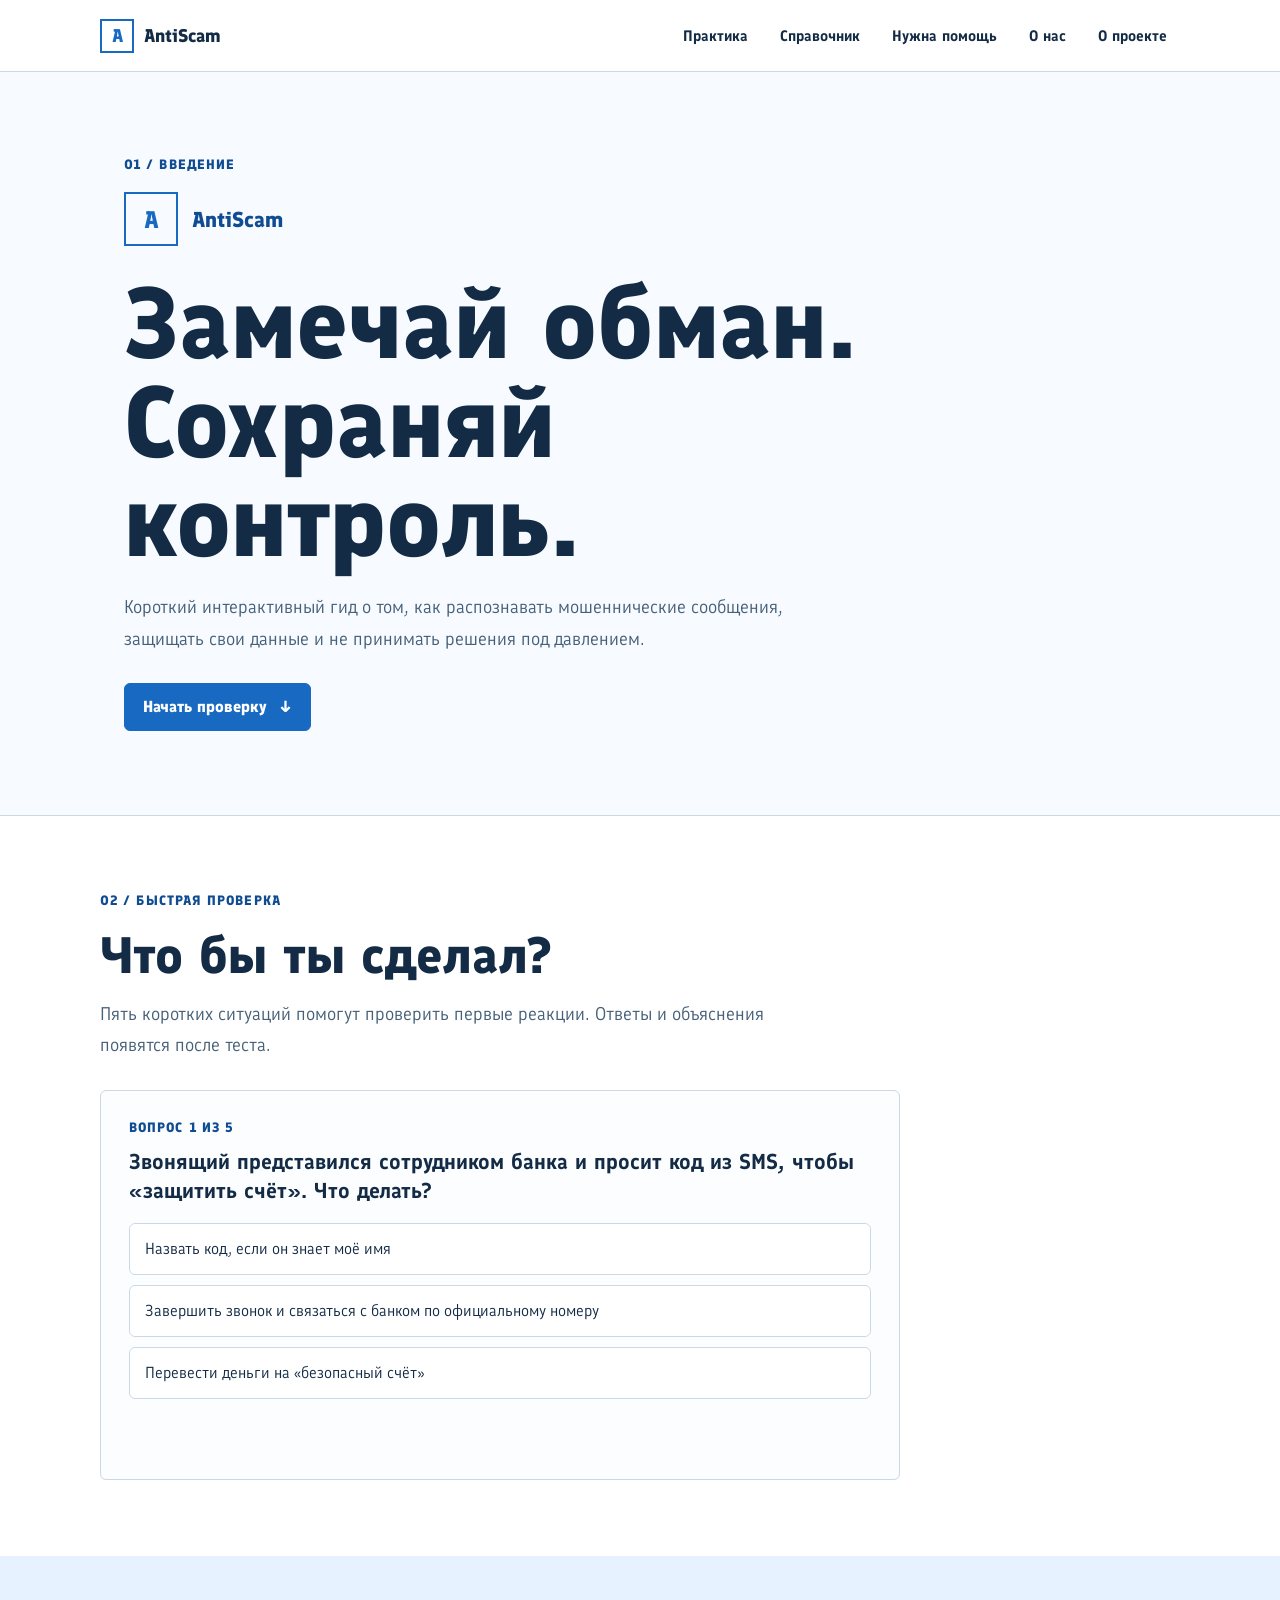
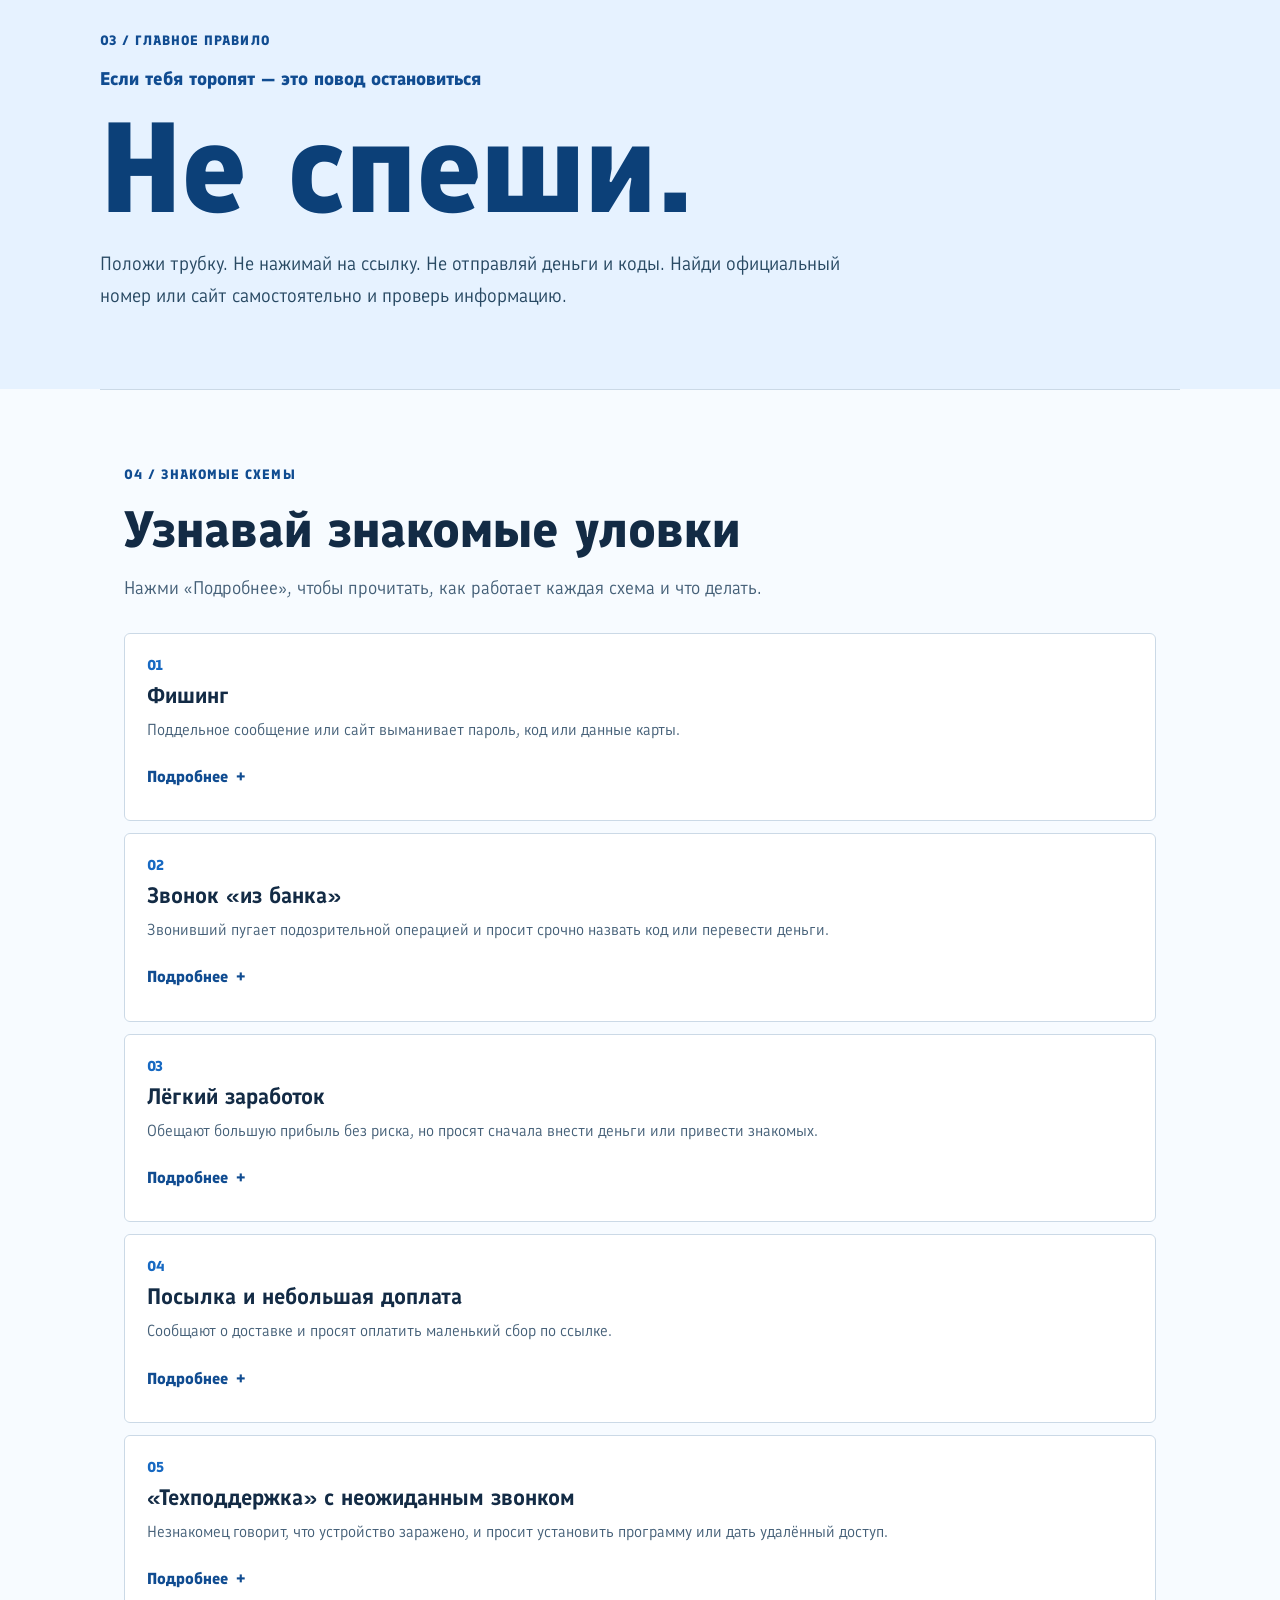
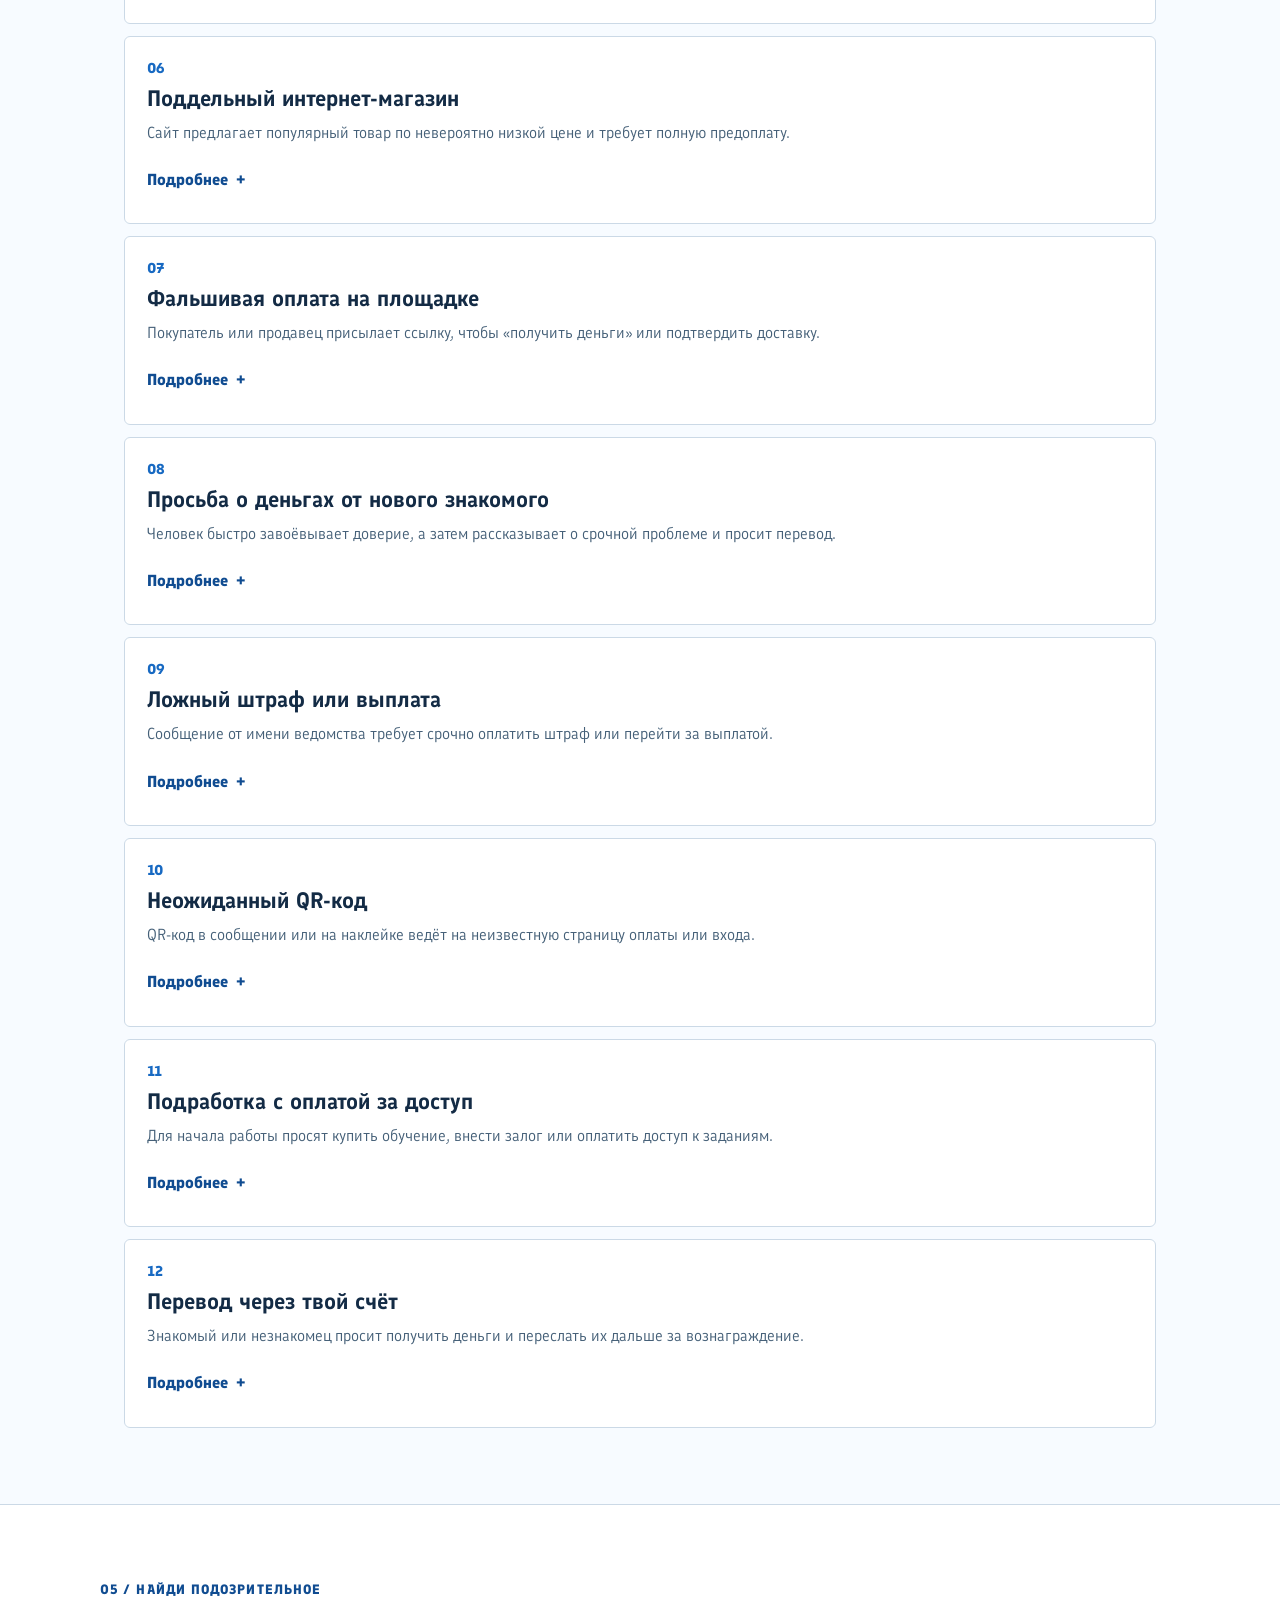
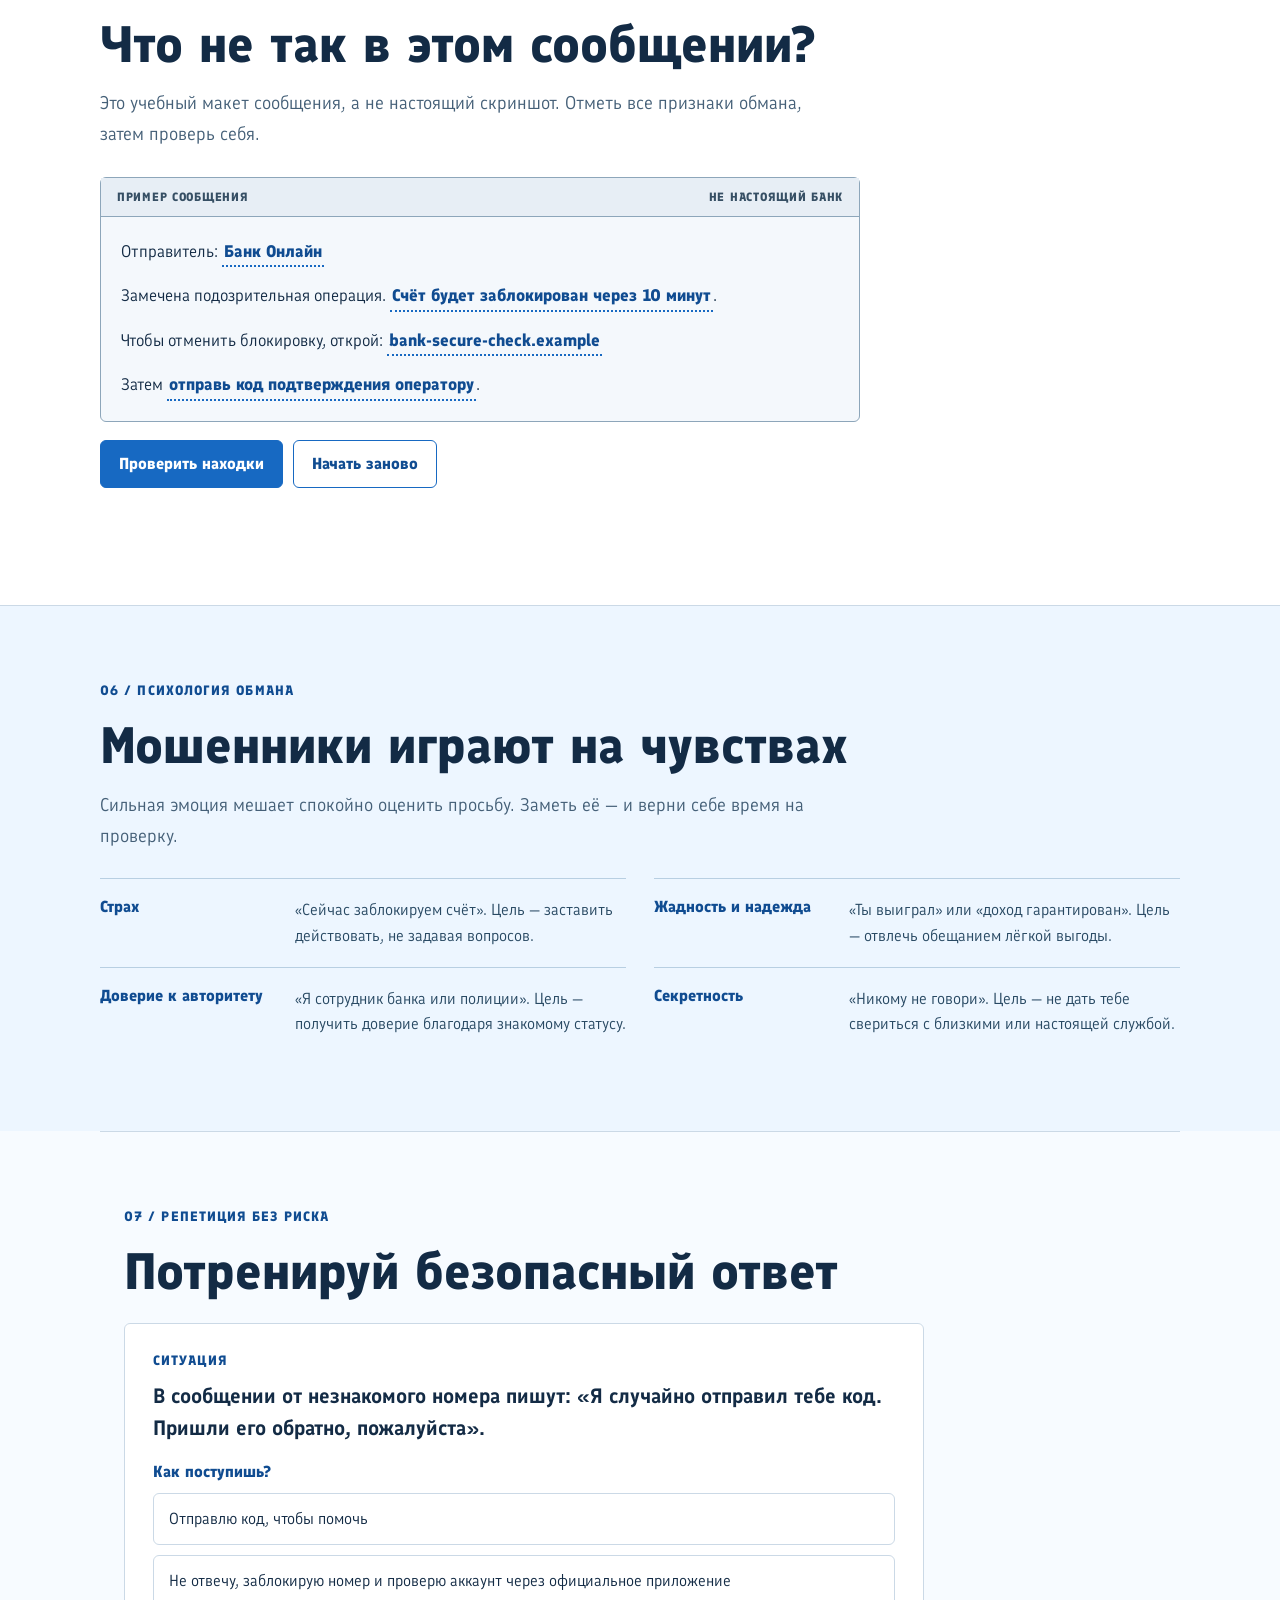
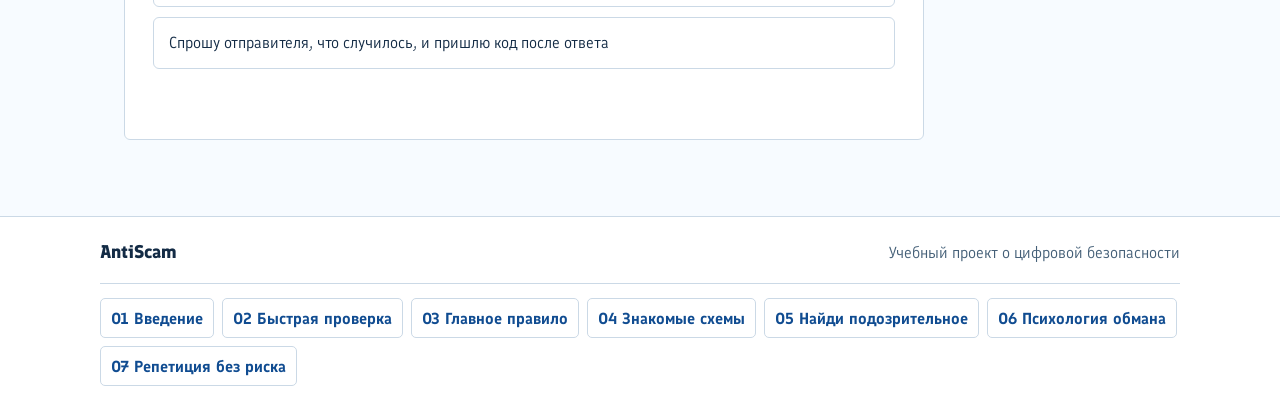
<file: index.html>
<!DOCTYPE html>
<html lang="ru">
<head>
    <meta charset="UTF-8">
    <meta name="viewport" content="width=device-width, initial-scale=1.0">
    <meta name="theme-color" content="#ffffff">
    <title>AntiScam — безопаснее в сети</title>
    <link rel="stylesheet" href="style.css">
    <link rel="shortcut icon" href="images/favicon.svg" type="image/x-icon">
</head>
<body class="home-page">
    <header class="site-header">
        <a class="brand" href="#intro" aria-label="AntiScam — в начало">
            <span class="brand-mark" aria-hidden="true">A</span>
            <span>AntiScam</span>
        </a>
        <nav class="site-nav" aria-label="Основная навигация">
            <a href="practice.html">Практика</a>
            <a href="handbook.html">Справочник</a>
            <a href="help.html">Нужна помощь</a>
            <a href="about.html">О нас</a>
            <a href="project.html">О проекте</a>
        </nav>
    </header>

    <main class="page-content">
        <section class="page-section intro-section" id="intro" aria-labelledby="intro-title">
            <p class="section-index">01 / Введение</p>
            <div class="intro-brand" aria-label="Логотип AntiScam">
                <span class="intro-mark" aria-hidden="true">A</span>
                <span>AntiScam</span>
            </div>
            <h1 id="intro-title">Замечай обман.<br>Сохраняй контроль.</h1>
            <p class="section-lead">Короткий интерактивный гид о том, как распознавать мошеннические сообщения, защищать свои данные и не принимать решения под давлением.</p>
            <a class="button button-primary" href="#quick-check">Начать проверку <span aria-hidden="true">↓</span></a>
        </section>

        <section class="page-section quick-check-section" id="quick-check" aria-labelledby="quick-check-title">
            <p class="section-index">02 / Быстрая проверка</p>
            <h2 id="quick-check-title">Что бы ты сделал?</h2>
            <p class="section-intro">Пять коротких ситуаций помогут проверить первые реакции. Ответы и объяснения появятся после теста.</p>
            <div class="quiz-panel" id="quick-quiz" data-quiz-run="intro" data-feedback-mode="after">
                <div class="quiz-form" id="quick-form">
                    <p class="quiz-count" id="quick-count">Вопрос 1 из 5</p>
                    <h3 class="quiz-question" id="quick-question"></h3>
                    <div class="quiz-options" id="quick-options"></div>
                    <p class="quiz-feedback" id="quick-feedback" role="status" aria-live="polite"></p>
                    <div class="quiz-controls">
                        <button class="button button-primary" id="quick-next" type="button" hidden>Дальше</button>
                        <button class="button button-quiet" id="quick-open-result" type="button" hidden>Показать результат</button>
                    </div>
                </div>
                <section class="quiz-review" id="quick-review" aria-label="Разбор ответов" hidden>
                    <h3 class="quiz-review-heading">Разбор ответов</h3>
                    <div class="review-navigation" id="review-nav" role="group" aria-label="Выбрать вопрос"></div>
                    <h3 class="review-question-title" id="review-question-title"></h3>
                    <div class="review-options" id="review-options"></div>
                    <p class="review-explanation" id="review-explanation"></p>
                    <button class="button button-quiet" id="close-review" type="button">Вернуться к результату</button>
                </section>
                <dialog class="quiz-result-dialog" id="quick-result" aria-labelledby="result-title">
                    <button class="result-close" type="button" aria-label="Закрыть результат">×</button>
                    <div class="quiz-result" id="result-card">
                        <span class="result-icon" id="result-icon" aria-hidden="true"></span>
                        <div class="result-copy">
                            <h3 id="result-title"></h3>
                            <p id="result-message"></p>
                            <p class="result-score" id="result-score"></p>
                        </div>
                        <div class="result-actions">
                            <button class="button button-primary" id="show-answers" type="button">Показать ответы</button>
                            <button class="button button-quiet" id="retry-quiz" type="button">Пройти ещё раз</button>
                        </div>
                    </div>
                </dialog>
            </div>
        </section>

        <section class="page-section rule-section" id="rule" aria-labelledby="rule-title">
            <p class="section-index">03 / Главное правило</p>
            <p class="rule-eyebrow">Если тебя торопят — это повод остановиться</p>
            <h2 id="rule-title">Не спеши.</h2>
            <p>Положи трубку. Не нажимай на ссылку. Не отправляй деньги и коды. Найди официальный номер или сайт самостоятельно и проверь информацию.</p>
        </section>

        <section class="page-section schemes-section" id="schemes" aria-labelledby="schemes-title">
            <p class="section-index">04 / Знакомые схемы</p>
            <h2 id="schemes-title">Узнавай знакомые уловки</h2>
            <p class="section-intro">Нажми «Подробнее», чтобы прочитать, как работает каждая схема и что делать.</p>
            <div class="scheme-grid">
                <article class="scheme-card">
                    <p class="scheme-number">01</p>
                    <h3>Фишинг</h3>
                    <p>Поддельное сообщение или сайт выманивает пароль, код или данные карты.</p>
                    <details class="scheme-details">
                        <summary class="text-button">Подробнее <span aria-hidden="true">+</span></summary>
                        <div class="details-body">
                            <p>Мошенник выдаёт себя за известную компанию и ведёт на поддельную страницу входа.</p>
                            <p><strong>Как защититься:</strong> не открывай неожиданные ссылки; зайди в сервис через официальное приложение и проверь адрес сайта.</p>
                        </div>
                    </details>
                </article>
                <article class="scheme-card">
                    <p class="scheme-number">02</p>
                    <h3>Звонок «из банка»</h3>
                    <p>Звонивший пугает подозрительной операцией и просит срочно назвать код или перевести деньги.</p>
                    <details class="scheme-details">
                        <summary class="text-button">Подробнее <span aria-hidden="true">+</span></summary>
                        <div class="details-body">
                            <p>Злоумышленник может представиться сотрудником банка и убеждать тебя сообщить код, установить приложение или перевести деньги.</p>
                            <p><strong>Как защититься:</strong> заверши звонок и сам позвони в банк по официальному номеру. Не сообщай коды и пароли.</p>
                        </div>
                    </details>
                </article>
                <article class="scheme-card">
                    <p class="scheme-number">03</p>
                    <h3>Лёгкий заработок</h3>
                    <p>Обещают большую прибыль без риска, но просят сначала внести деньги или привести знакомых.</p>
                    <details class="scheme-details">
                        <summary class="text-button">Подробнее <span aria-hidden="true">+</span></summary>
                        <div class="details-body">
                            <p>После первого взноса могут требовать новые платежи, а обещанный заработок или вывод денег так и не появится.</p>
                            <p><strong>Как защититься:</strong> проверяй компанию независимо и не плати за обещанную работу или гарантированную прибыль.</p>
                        </div>
                    </details>
                </article>
                <article class="scheme-card">
                    <p class="scheme-number">04</p>
                    <h3>Посылка и небольшая доплата</h3>
                    <p>Сообщают о доставке и просят оплатить маленький сбор по ссылке.</p>
                    <details class="scheme-details">
                        <summary class="text-button">Подробнее <span aria-hidden="true">+</span></summary>
                        <div class="details-body">
                            <p>Ссылка может вести на поддельную страницу оплаты и сбора данных карты.</p>
                            <p><strong>Как защититься:</strong> проверь статус доставки в официальном приложении или на сайте службы, введя адрес самостоятельно.</p>
                        </div>
                    </details>
                </article>
                <article class="scheme-card">
                    <p class="scheme-number">05</p>
                    <h3>«Техподдержка» с неожиданным звонком</h3>
                    <p>Незнакомец говорит, что устройство заражено, и просит установить программу или дать удалённый доступ.</p>
                    <details class="scheme-details">
                        <summary class="text-button">Подробнее <span aria-hidden="true">+</span></summary>
                        <div class="details-body">
                            <p>Получив доступ к устройству, злоумышленник может увидеть личные данные или управлять приложениями.</p>
                            <p><strong>Как защититься:</strong> не устанавливай программы по просьбе незнакомца; найди контакты поддержки на официальном сайте.</p>
                        </div>
                    </details>
                </article>
                <article class="scheme-card">
                    <p class="scheme-number">06</p>
                    <h3>Поддельный интернет-магазин</h3>
                    <p>Сайт предлагает популярный товар по невероятно низкой цене и требует полную предоплату.</p>
                    <details class="scheme-details">
                        <summary class="text-button">Подробнее <span aria-hidden="true">+</span></summary>
                        <div class="details-body">
                            <p>После оплаты продавец может исчезнуть или прислать подделку. Отзывы на самом сайте могут быть ненастоящими.</p>
                            <p><strong>Как защититься:</strong> проверь продавца в независимых источниках, условия возврата и безопасный способ оплаты.</p>
                        </div>
                    </details>
                </article>
                <article class="scheme-card">
                    <p class="scheme-number">07</p>
                    <h3>Фальшивая оплата на площадке</h3>
                    <p>Покупатель или продавец присылает ссылку, чтобы «получить деньги» или подтвердить доставку.</p>
                    <details class="scheme-details">
                        <summary class="text-button">Подробнее <span aria-hidden="true">+</span></summary>
                        <div class="details-body">
                            <p>Поддельная страница может выглядеть как сайт торговой площадки или банка и просить данные карты и код.</p>
                            <p><strong>Как защититься:</strong> веди переписку и оплату только внутри официального приложения площадки.</p>
                        </div>
                    </details>
                </article>
                <article class="scheme-card">
                    <p class="scheme-number">08</p>
                    <h3>Просьба о деньгах от нового знакомого</h3>
                    <p>Человек быстро завоёвывает доверие, а затем рассказывает о срочной проблеме и просит перевод.</p>
                    <details class="scheme-details">
                        <summary class="text-button">Подробнее <span aria-hidden="true">+</span></summary>
                        <div class="details-body">
                            <p>История может сопровождаться просьбой хранить всё в секрете или обещанием скоро вернуть деньги.</p>
                            <p><strong>Как защититься:</strong> не отправляй деньги человеку, которого знаешь только онлайн; проверь его историю другим способом и посоветуйся с близкими.</p>
                        </div>
                    </details>
                </article>
                <article class="scheme-card">
                    <p class="scheme-number">09</p>
                    <h3>Ложный штраф или выплата</h3>
                    <p>Сообщение от имени ведомства требует срочно оплатить штраф или перейти за выплатой.</p>
                    <details class="scheme-details">
                        <summary class="text-button">Подробнее <span aria-hidden="true">+</span></summary>
                        <div class="details-body">
                            <p>В сообщении могут использовать официальные слова и логотипы, но вести на поддельный сайт.</p>
                            <p><strong>Как защититься:</strong> проверь уведомление в официальном личном кабинете или позвони по номеру с государственного сайта.</p>
                        </div>
                    </details>
                </article>
                <article class="scheme-card">
                    <p class="scheme-number">10</p>
                    <h3>Неожиданный QR-код</h3>
                    <p>QR-код в сообщении или на наклейке ведёт на неизвестную страницу оплаты или входа.</p>
                    <details class="scheme-details">
                        <summary class="text-button">Подробнее <span aria-hidden="true">+</span></summary>
                        <div class="details-body">
                            <p>Код скрывает адрес ссылки, поэтому до перехода сложнее понять, куда именно он ведёт.</p>
                            <p><strong>Как защититься:</strong> не вводи пароли и платёжные данные на странице, открытой из неожиданного QR-кода; проверь её адрес.</p>
                        </div>
                    </details>
                </article>
                <article class="scheme-card">
                    <p class="scheme-number">11</p>
                    <h3>Подработка с оплатой за доступ</h3>
                    <p>Для начала работы просят купить обучение, внести залог или оплатить доступ к заданиям.</p>
                    <details class="scheme-details">
                        <summary class="text-button">Подробнее <span aria-hidden="true">+</span></summary>
                        <div class="details-body">
                            <p>«Задания» могут обещать быстрый доход за лайки или простые действия, а затем требовать всё новые взносы.</p>
                            <p><strong>Как защититься:</strong> проверяй работодателя и не плати, чтобы получить работу или зарплату.</p>
                        </div>
                    </details>
                </article>
                <article class="scheme-card">
                    <p class="scheme-number">12</p>
                    <h3>Перевод через твой счёт</h3>
                    <p>Знакомый или незнакомец просит получить деньги и переслать их дальше за вознаграждение.</p>
                    <details class="scheme-details">
                        <summary class="text-button">Подробнее <span aria-hidden="true">+</span></summary>
                        <div class="details-body">
                            <p>Так можно невольно стать посредником в незаконном переводе и столкнуться с серьёзными последствиями.</p>
                            <p><strong>Как защититься:</strong> не принимай и не пересылай чужие деньги; обратись в банк и расскажи взрослому, которому доверяешь.</p>
                        </div>
                    </details>
                </article>
            </div>
        </section>

        <section class="page-section spot-section" id="spot" aria-labelledby="spot-title">
            <p class="section-index">05 / Найди подозрительное</p>
            <h2 id="spot-title">Что не так в этом сообщении?</h2>
            <p class="section-intro">Это учебный макет сообщения, а не настоящий скриншот. Отметь все признаки обмана, затем проверь себя.</p>
            <div class="message-example" aria-label="Учебный пример подозрительного сообщения">
                <div class="message-topline"><span>ПРИМЕР СООБЩЕНИЯ</span><span>НЕ НАСТОЯЩИЙ БАНК</span></div>
                <p class="message-sender">Отправитель: <button class="message-clue" type="button" data-clue="sender" aria-pressed="false">Банк Онлайн</button></p>
                <p class="message-body">Замечена подозрительная операция. <button class="message-clue" type="button" data-clue="rush" aria-pressed="false">Счёт будет заблокирован через 10 минут</button>.</p>
                <p class="message-body">Чтобы отменить блокировку, открой: <button class="message-clue" type="button" data-clue="link" aria-pressed="false">bank-secure-check.example</button></p>
                <p class="message-body">Затем <button class="message-clue" type="button" data-clue="code" aria-pressed="false">отправь код подтверждения оператору</button>.</p>
            </div>
            <div class="spot-controls">
                <button class="button button-primary" id="check-clues" type="button">Проверить находки</button>
                <button class="button button-quiet" id="reset-clues" type="button">Начать заново</button>
            </div>
            <p class="spot-feedback" id="spot-feedback" role="status" aria-live="polite"></p>
        </section>

        <section class="page-section psychology-section" id="psychology" aria-labelledby="psychology-title">
            <p class="section-index">06 / Психология обмана</p>
            <h2 id="psychology-title">Мошенники играют на чувствах</h2>
            <p class="section-intro">Сильная эмоция мешает спокойно оценить просьбу. Заметь её — и верни себе время на проверку.</p>
            <div class="psychology-list">
                <article class="psychology-item">
                    <span class="psychology-tag">Страх</span>
                    <p>«Сейчас заблокируем счёт». Цель — заставить действовать, не задавая вопросов.</p>
                </article>
                <article class="psychology-item">
                    <span class="psychology-tag">Жадность и надежда</span>
                    <p>«Ты выиграл» или «доход гарантирован». Цель — отвлечь обещанием лёгкой выгоды.</p>
                </article>
                <article class="psychology-item">
                    <span class="psychology-tag">Доверие к авторитету</span>
                    <p>«Я сотрудник банка или полиции». Цель — получить доверие благодаря знакомому статусу.</p>
                </article>
                <article class="psychology-item">
                    <span class="psychology-tag">Секретность</span>
                    <p>«Никому не говори». Цель — не дать тебе свериться с близкими или настоящей службой.</p>
                </article>
            </div>
        </section>

        <section class="page-section rehearsal-section" id="practice" aria-labelledby="practice-title">
            <p class="section-index">07 / Репетиция без риска</p>
            <h2 id="practice-title">Потренируй безопасный ответ</h2>
            <div class="rehearsal-panel">
                <p class="scenario-label">СИТУАЦИЯ</p>
                <p class="scenario-text">В сообщении от незнакомого номера пишут: «Я случайно отправил тебе код. Пришли его обратно, пожалуйста».</p>
                <p class="scenario-question">Как поступишь?</p>
                <div class="rehearsal-options">
                    <button class="choice-button" type="button" data-final-choice="send">Отправлю код, чтобы помочь</button>
                    <button class="choice-button" type="button" data-final-choice="ignore">Не отвечу, заблокирую номер и проверю аккаунт через официальное приложение</button>
                    <button class="choice-button" type="button" data-final-choice="ask">Спрошу отправителя, что случилось, и пришлю код после ответа</button>
                </div>
                <p class="rehearsal-feedback" id="rehearsal-feedback" role="status" aria-live="polite"></p>
                <button class="button button-quiet" id="rehearsal-reset" type="button" hidden>Попробовать ещё раз</button>
            </div>
        </section>
    </main>

    <footer class="site-footer">
        <a class="footer-brand" href="#intro">AntiScam</a>
        <p>Учебный проект о цифровой безопасности</p>
        <nav class="footer-nav" aria-label="Разделы сайта">
            <a href="#intro">01 Введение</a>
            <a href="#quick-check">02 Быстрая проверка</a>
            <a href="#rule">03 Главное правило</a>
            <a href="#schemes">04 Знакомые схемы</a>
            <a href="#spot">05 Найди подозрительное</a>
            <a href="#psychology">06 Психология обмана</a>
            <a href="#practice">07 Репетиция без риска</a>
        </nav>
    </footer>

    <script src="script.js" defer></script>
</body>
</html>
</file>
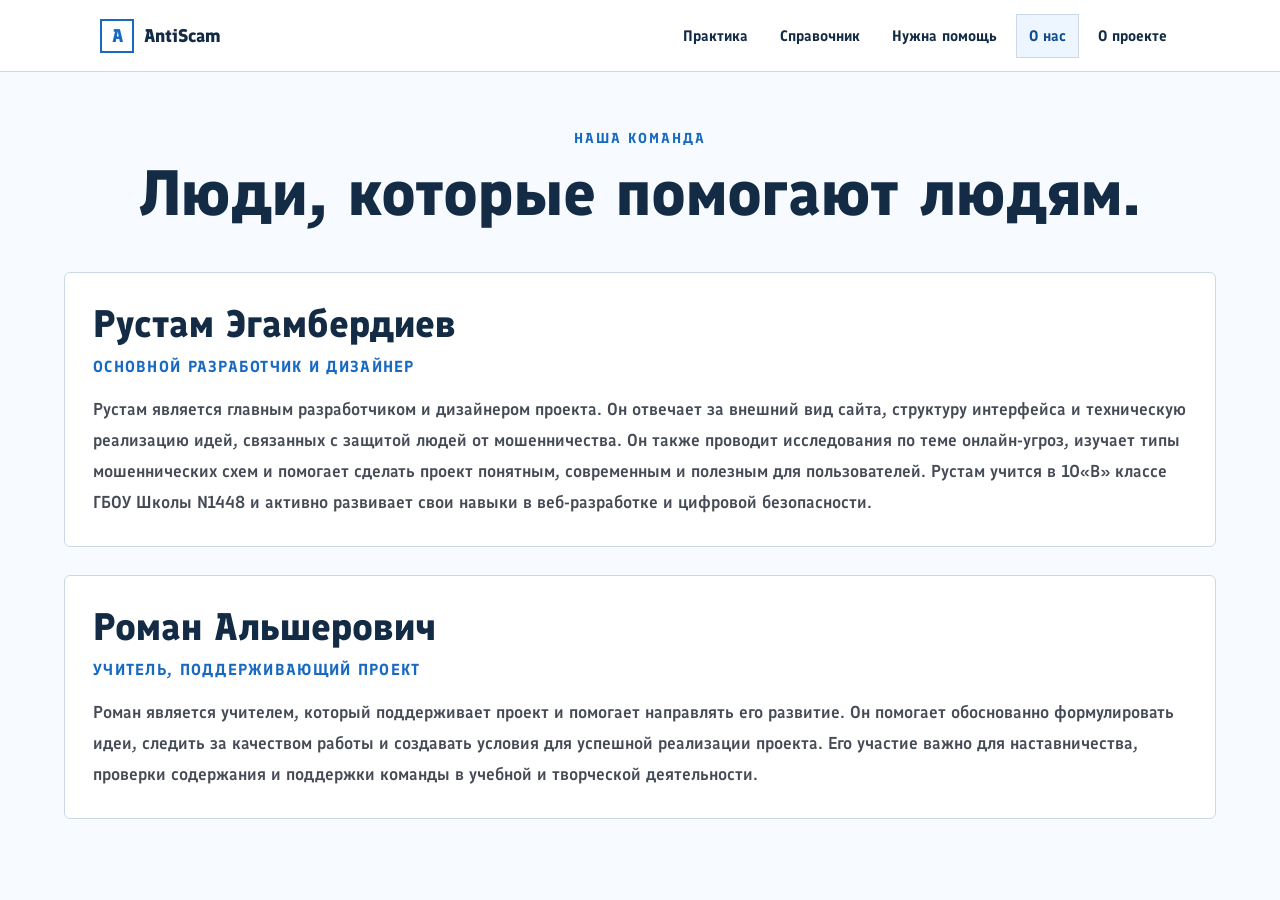
<file: about.html>
<!DOCTYPE html>
<html lang="ru">
<head>
    <meta charset="UTF-8">
    <meta name="viewport" content="width=device-width, initial-scale=1.0">
    <title>О нас — AntiScam</title>
    <link rel="stylesheet" href="style.css">
    <link rel="shortcut icon" href="images/favicon.svg" type="image/x-icon">
    <style>
        body {
            margin: 0;
            min-height: 100vh;
            font-family: "MyFont", sans-serif;
            background: #f7fbff;
            color: #111827;
        }

        .topbar {
            position: sticky;
            top: 0;
            z-index: 10;
            padding: 12px 24px;
            border-bottom: 1px solid #cbd9e6;
            background: rgba(255, 255, 255, 0.97);
        }

        .back-btn {
            display: inline-flex;
            align-items: center;
            justify-content: center;
            text-decoration: none;
            background: #ffffff;
            color: #111827;
            border: 1px solid #cbd9e6;
            border-radius: 6px;
            padding: 10px 16px;
            font-weight: 700;
        }

        .about-page {
            max-width: 1200px;
            margin: 0 auto;
            padding: 56px 24px 80px;
        }

        .about-header {
            text-align: center;
            margin-bottom: 48px;
        }

        .about-kicker {
            display: inline-block;
            font-size: 0.9rem;
            letter-spacing: 0.14em;
            text-transform: uppercase;
            color: #1769c2;
            font-weight: 700;
            margin-bottom: 16px;
        }

        .about-title {
            font-size: clamp(2.5rem, 5vw, 5rem);
            font-weight: 800;
            letter-spacing: 0;
            line-height: 0.95;
            margin: 0;
        }

        .team-list {
            display: grid;
            gap: 28px;
        }

        .person-card {
            display: block;
            background: #ffffff;
            border: 1px solid #cbd9e6;
            border-radius: 6px;
            padding: 28px;
        }

        .person-info {
            display: flex;
            flex-direction: column;
            justify-content: center;
        }

        .person-name {
            font-size: clamp(2rem, 3vw, 3rem);
            font-weight: 800;
            letter-spacing: 0;
            margin-bottom: 10px;
        }

        .person-role {
            font-size: 1rem;
            letter-spacing: 0.08em;
            text-transform: uppercase;
            color: #1769c2;
            font-weight: 700;
            margin-bottom: 18px;
        }

        .person-text {
            font-size: 1.08rem;
            line-height: 1.8;
            color: rgba(17, 24, 39, 0.78);
            font-weight: 600;
        }

        @media (max-width: 760px) {
            .person-card {
                gap: 20px;
                padding: 18px;
            }
        }

        @media (max-width: 480px) {
            .topbar {
                padding-inline: 16px;
            }

            .about-page {
                padding: 36px 16px 48px;
            }

            .about-header {
                margin-bottom: 30px;
            }

            .about-title {
                font-size: clamp(2.3rem, 11vw, 3.5rem);
                line-height: 1;
            }

            .team-list {
                gap: 18px;
            }

            .person-name {
                font-size: clamp(1.8rem, 9vw, 2.5rem);
                overflow-wrap: anywhere;
            }

            .person-role {
                font-size: 1rem;
                line-height: 1.5;
            }

            .person-text {
                font-size: 1.15rem;
                line-height: 1.75;
            }
        }
    </style>
</head>
<body class="home-page">
    <header class="site-header">
        <a class="brand" href="index.html#intro" aria-label="AntiScam — на главную">
            <span class="brand-mark" aria-hidden="true">A</span>
            <span>AntiScam</span>
        </a>
        <nav class="site-nav" aria-label="Основная навигация">
            <a href="practice.html">Практика</a>
            <a href="handbook.html">Справочник</a>
            <a href="help.html">Нужна помощь</a>
            <a href="about.html" aria-current="page">О нас</a>
            <a href="project.html">О проекте</a>
        </nav>
    </header>

    <main class="about-page">
        <header class="about-header">
            <div class="about-kicker">Наша команда</div>
            <h1 class="about-title">Люди, которые помогают людям.</h1>
        </header>

        <section class="team-list">
            <article class="person-card">
                <div class="person-info">
                    <div class="person-name">Рустам Эгамбердиев</div>
                    <div class="person-role">Основной разработчик и дизайнер</div>
                    <p class="person-text">
                        Рустам является главным разработчиком и дизайнером проекта. Он отвечает за внешний вид сайта, структуру интерфейса и техническую реализацию идей, связанных с защитой людей от мошенничества.
                        Он также проводит исследования по теме онлайн-угроз, изучает типы мошеннических схем и помогает сделать проект понятным, современным и полезным для пользователей.
                        Рустам учится в 10«В» классе ГБОУ Школы N1448 и активно развивает свои навыки в веб-разработке и цифровой безопасности.
                    </p>
                </div>
            </article>

            <article class="person-card">
                <div class="person-info">
                    <div class="person-name">Роман Альшерович</div>
                    <div class="person-role">Учитель, поддерживающий проект</div>
                    <p class="person-text">
                        Роман является учителем, который поддерживает проект и помогает направлять его развитие. Он помогает обоснованно формулировать идеи, следить за качеством работы и создавать условия для успешной реализации проекта.
                        Его участие важно для наставничества, проверки содержания и поддержки команды в учебной и творческой деятельности.
                    </p>
                </div>
            </article>
        </section>
    </main>
    <script src="script.js" defer></script>
</body>
</html>
</file>
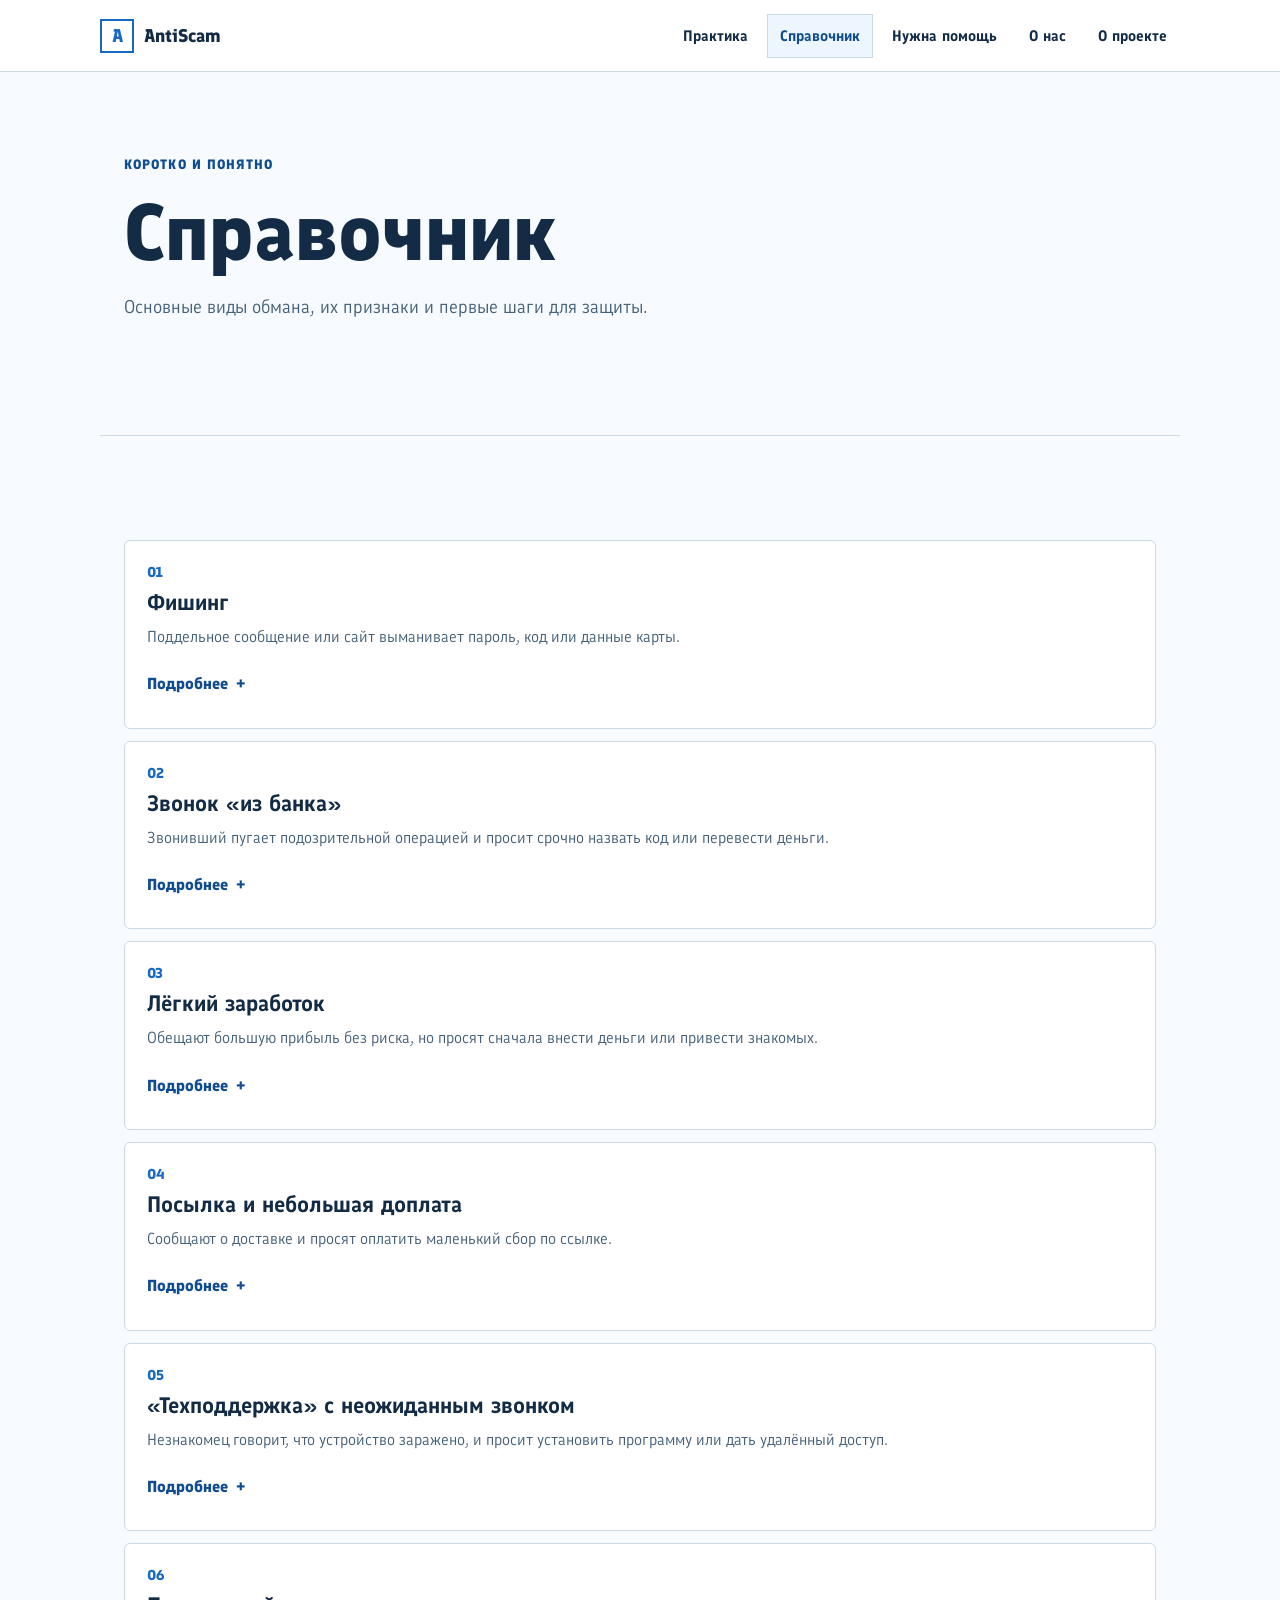
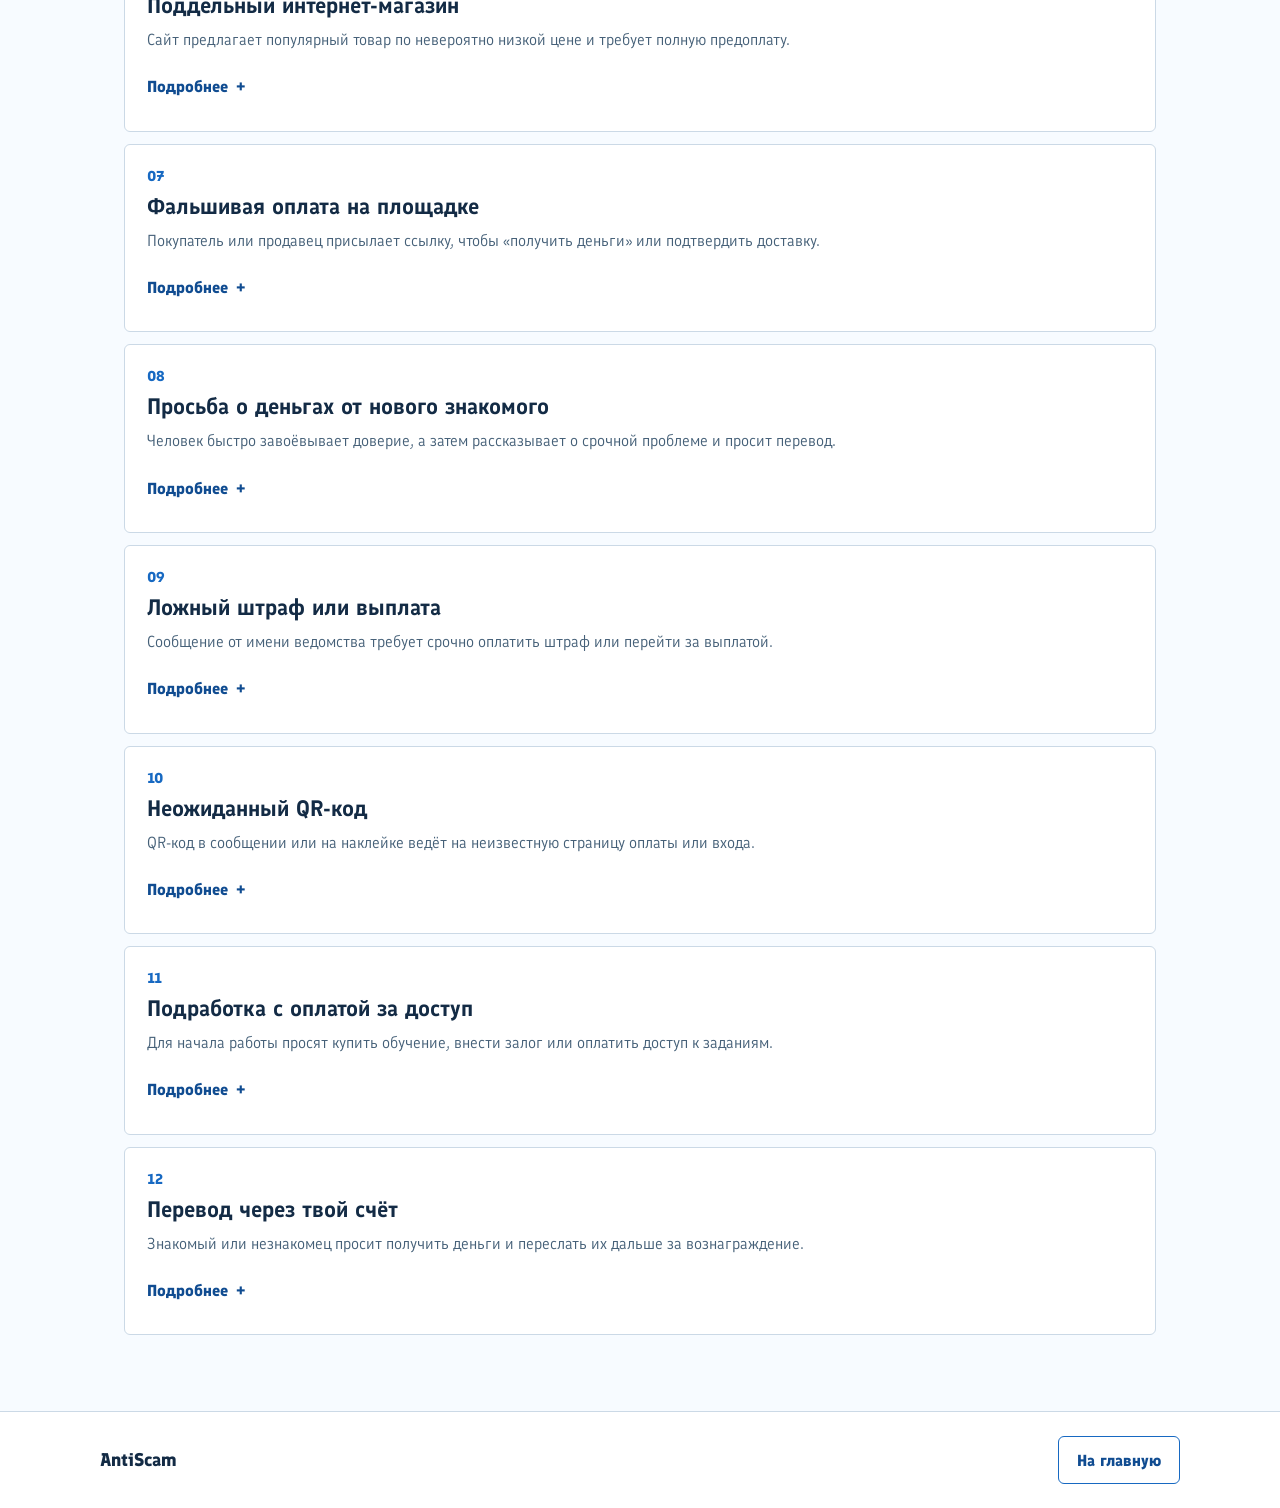
<file: handbook.html>
<!DOCTYPE html>
<html lang="ru">
<head>
    <meta charset="UTF-8">
    <meta name="viewport" content="width=device-width, initial-scale=1.0">
    <meta name="theme-color" content="#ffffff">
    <title>Справочник — AntiScam</title>
    <link rel="stylesheet" href="style.css">
    <link rel="shortcut icon" href="images/favicon.svg" type="image/x-icon">
</head>
<body class="home-page">
    <header class="site-header">
        <a class="brand" href="index.html#intro" aria-label="AntiScam — на главную">
            <span class="brand-mark" aria-hidden="true">A</span>
            <span>AntiScam</span>
        </a>
        <nav class="site-nav" aria-label="Основная навигация">
            <a href="practice.html">Практика</a>
            <a href="handbook.html" aria-current="page">Справочник</a>
            <a href="help.html">Нужна помощь</a>
            <a href="about.html">О нас</a>
            <a href="project.html">О проекте</a>
        </nav>
    </header>

    <main class="page-content">
        <section class="page-section intro-section tool-intro" aria-labelledby="handbook-title">
            <p class="section-index">Коротко и понятно</p>
            <h1 id="handbook-title">Справочник</h1>
            <p class="section-lead">Основные виды обмана, их признаки и первые шаги для защиты.</p>
        </section>

        <section class="page-section schemes-section" aria-label="Термины о мошенничестве">
            <div class="scheme-grid handbook-grid">
                <article class="scheme-card">
                    <p class="scheme-number">01</p>
                    <h3>Фишинг</h3>
                    <p>Поддельное сообщение или сайт выманивает пароль, код или данные карты.</p>
                    <details class="scheme-details">
                        <summary class="text-button">Подробнее <span aria-hidden="true">+</span></summary>
                        <div class="details-body">
                            <p>Мошенник выдаёт себя за известную компанию и ведёт на поддельную страницу входа.</p>
                            <p><strong>Как защититься:</strong> не открывай неожиданные ссылки; зайди в сервис через официальное приложение и проверь адрес сайта.</p>
                        </div>
                    </details>
                </article>
                <article class="scheme-card">
                    <p class="scheme-number">02</p>
                    <h3>Звонок «из банка»</h3>
                    <p>Звонивший пугает подозрительной операцией и просит срочно назвать код или перевести деньги.</p>
                    <details class="scheme-details">
                        <summary class="text-button">Подробнее <span aria-hidden="true">+</span></summary>
                        <div class="details-body">
                            <p>Злоумышленник может представиться сотрудником банка и убеждать тебя сообщить код, установить приложение или перевести деньги.</p>
                            <p><strong>Как защититься:</strong> заверши звонок и сам позвони в банк по официальному номеру. Не сообщай коды и пароли.</p>
                        </div>
                    </details>
                </article>
                <article class="scheme-card">
                    <p class="scheme-number">03</p>
                    <h3>Лёгкий заработок</h3>
                    <p>Обещают большую прибыль без риска, но просят сначала внести деньги или привести знакомых.</p>
                    <details class="scheme-details">
                        <summary class="text-button">Подробнее <span aria-hidden="true">+</span></summary>
                        <div class="details-body">
                            <p>После первого взноса могут требовать новые платежи, а обещанный заработок или вывод денег так и не появится.</p>
                            <p><strong>Как защититься:</strong> проверяй компанию независимо и не плати за обещанную работу или гарантированную прибыль.</p>
                        </div>
                    </details>
                </article>
                <article class="scheme-card">
                    <p class="scheme-number">04</p>
                    <h3>Посылка и небольшая доплата</h3>
                    <p>Сообщают о доставке и просят оплатить маленький сбор по ссылке.</p>
                    <details class="scheme-details">
                        <summary class="text-button">Подробнее <span aria-hidden="true">+</span></summary>
                        <div class="details-body">
                            <p>Ссылка может вести на поддельную страницу оплаты и сбора данных карты.</p>
                            <p><strong>Как защититься:</strong> проверь статус доставки в официальном приложении или на сайте службы, введя адрес самостоятельно.</p>
                        </div>
                    </details>
                </article>
                <article class="scheme-card">
                    <p class="scheme-number">05</p>
                    <h3>«Техподдержка» с неожиданным звонком</h3>
                    <p>Незнакомец говорит, что устройство заражено, и просит установить программу или дать удалённый доступ.</p>
                    <details class="scheme-details">
                        <summary class="text-button">Подробнее <span aria-hidden="true">+</span></summary>
                        <div class="details-body">
                            <p>Получив доступ к устройству, злоумышленник может увидеть личные данные или управлять приложениями.</p>
                            <p><strong>Как защититься:</strong> не устанавливай программы по просьбе незнакомца; найди контакты поддержки на официальном сайте.</p>
                        </div>
                    </details>
                </article>
                <article class="scheme-card">
                    <p class="scheme-number">06</p>
                    <h3>Поддельный интернет-магазин</h3>
                    <p>Сайт предлагает популярный товар по невероятно низкой цене и требует полную предоплату.</p>
                    <details class="scheme-details">
                        <summary class="text-button">Подробнее <span aria-hidden="true">+</span></summary>
                        <div class="details-body">
                            <p>После оплаты продавец может исчезнуть или прислать подделку. Отзывы на самом сайте могут быть ненастоящими.</p>
                            <p><strong>Как защититься:</strong> проверь продавца в независимых источниках, условия возврата и безопасный способ оплаты.</p>
                        </div>
                    </details>
                </article>
                <article class="scheme-card">
                    <p class="scheme-number">07</p>
                    <h3>Фальшивая оплата на площадке</h3>
                    <p>Покупатель или продавец присылает ссылку, чтобы «получить деньги» или подтвердить доставку.</p>
                    <details class="scheme-details">
                        <summary class="text-button">Подробнее <span aria-hidden="true">+</span></summary>
                        <div class="details-body">
                            <p>Поддельная страница может выглядеть как сайт торговой площадки или банка и просить данные карты и код.</p>
                            <p><strong>Как защититься:</strong> веди переписку и оплату только внутри официального приложения площадки.</p>
                        </div>
                    </details>
                </article>
                <article class="scheme-card">
                    <p class="scheme-number">08</p>
                    <h3>Просьба о деньгах от нового знакомого</h3>
                    <p>Человек быстро завоёвывает доверие, а затем рассказывает о срочной проблеме и просит перевод.</p>
                    <details class="scheme-details">
                        <summary class="text-button">Подробнее <span aria-hidden="true">+</span></summary>
                        <div class="details-body">
                            <p>История может сопровождаться просьбой хранить всё в секрете или обещанием скоро вернуть деньги.</p>
                            <p><strong>Как защититься:</strong> не отправляй деньги человеку, которого знаешь только онлайн; проверь его историю другим способом и посоветуйся с близкими.</p>
                        </div>
                    </details>
                </article>
                <article class="scheme-card">
                    <p class="scheme-number">09</p>
                    <h3>Ложный штраф или выплата</h3>
                    <p>Сообщение от имени ведомства требует срочно оплатить штраф или перейти за выплатой.</p>
                    <details class="scheme-details">
                        <summary class="text-button">Подробнее <span aria-hidden="true">+</span></summary>
                        <div class="details-body">
                            <p>В сообщении могут использовать официальные слова и логотипы, но вести на поддельный сайт.</p>
                            <p><strong>Как защититься:</strong> проверь уведомление в официальном личном кабинете или позвони по номеру с государственного сайта.</p>
                        </div>
                    </details>
                </article>
                <article class="scheme-card">
                    <p class="scheme-number">10</p>
                    <h3>Неожиданный QR-код</h3>
                    <p>QR-код в сообщении или на наклейке ведёт на неизвестную страницу оплаты или входа.</p>
                    <details class="scheme-details">
                        <summary class="text-button">Подробнее <span aria-hidden="true">+</span></summary>
                        <div class="details-body">
                            <p>Код скрывает адрес ссылки, поэтому до перехода сложнее понять, куда именно он ведёт.</p>
                            <p><strong>Как защититься:</strong> не вводи пароли и платёжные данные на странице, открытой из неожиданного QR-кода; проверь её адрес.</p>
                        </div>
                    </details>
                </article>
                <article class="scheme-card">
                    <p class="scheme-number">11</p>
                    <h3>Подработка с оплатой за доступ</h3>
                    <p>Для начала работы просят купить обучение, внести залог или оплатить доступ к заданиям.</p>
                    <details class="scheme-details">
                        <summary class="text-button">Подробнее <span aria-hidden="true">+</span></summary>
                        <div class="details-body">
                            <p>«Задания» могут обещать быстрый доход за лайки или простые действия, а затем требовать всё новые взносы.</p>
                            <p><strong>Как защититься:</strong> проверяй работодателя и не плати, чтобы получить работу или зарплату.</p>
                        </div>
                    </details>
                </article>
                <article class="scheme-card">
                    <p class="scheme-number">12</p>
                    <h3>Перевод через твой счёт</h3>
                    <p>Знакомый или незнакомец просит получить деньги и переслать их дальше за вознаграждение.</p>
                    <details class="scheme-details">
                        <summary class="text-button">Подробнее <span aria-hidden="true">+</span></summary>
                        <div class="details-body">
                            <p>Так можно невольно стать посредником в незаконном переводе и столкнуться с серьёзными последствиями.</p>
                            <p><strong>Как защититься:</strong> не принимай и не пересылай чужие деньги; обратись в банк и расскажи взрослому, которому доверяешь.</p>
                        </div>
                    </details>
                </article>
            </div>
        </section>
    </main>

    <footer class="site-footer">
        <a class="footer-brand" href="index.html#intro">AntiScam</a>
        <a class="button button-quiet" href="index.html">На главную</a>
    </footer>
    <script src="script.js" defer></script>
</body>
</html>
</file>
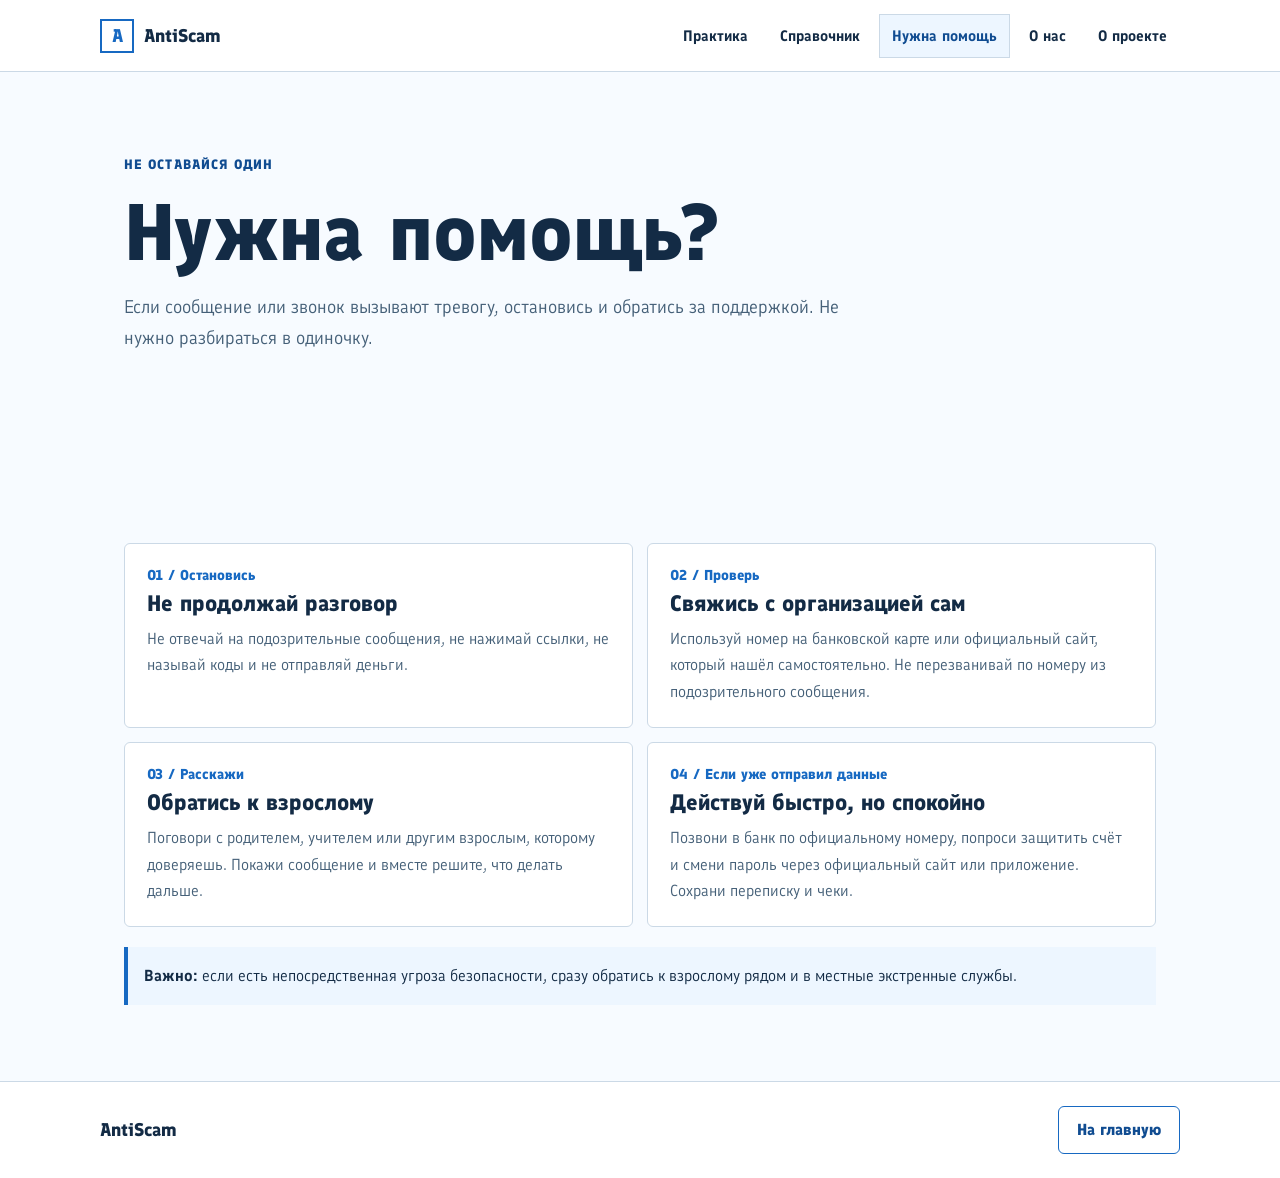
<file: help.html>
<!DOCTYPE html>
<html lang="ru">
<head>
    <meta charset="UTF-8">
    <meta name="viewport" content="width=device-width, initial-scale=1.0">
    <meta name="theme-color" content="#ffffff">
    <title>Нужна помощь? — AntiScam</title>
    <link rel="stylesheet" href="style.css">
    <link rel="shortcut icon" href="images/favicon.svg" type="image/x-icon">
</head>
<body class="home-page">
    <header class="site-header">
        <a class="brand" href="index.html#intro" aria-label="AntiScam — на главную">
            <span class="brand-mark" aria-hidden="true">A</span>
            <span>AntiScam</span>
        </a>
        <nav class="site-nav" aria-label="Основная навигация">
            <a href="practice.html">Практика</a>
            <a href="handbook.html">Справочник</a>
            <a href="help.html" aria-current="page">Нужна помощь</a>
            <a href="about.html">О нас</a>
            <a href="project.html">О проекте</a>
        </nav>
    </header>

    <main class="page-content">
        <section class="page-section intro-section tool-intro" aria-labelledby="help-title">
            <p class="section-index">Не оставайся один</p>
            <h1 id="help-title">Нужна помощь?</h1>
            <p class="section-lead">Если сообщение или звонок вызывают тревогу, остановись и обратись за поддержкой. Не нужно разбираться в одиночку.</p>
        </section>

        <section class="page-section help-section" aria-label="Что делать, если подозреваешь мошенничество">
            <div class="help-grid">
                <article class="help-card">
                    <p class="scheme-number">01 / Остановись</p>
                    <h2>Не продолжай разговор</h2>
                    <p>Не отвечай на подозрительные сообщения, не нажимай ссылки, не называй коды и не отправляй деньги.</p>
                </article>
                <article class="help-card">
                    <p class="scheme-number">02 / Проверь</p>
                    <h2>Свяжись с организацией сам</h2>
                    <p>Используй номер на банковской карте или официальный сайт, который нашёл самостоятельно. Не перезванивай по номеру из подозрительного сообщения.</p>
                </article>
                <article class="help-card">
                    <p class="scheme-number">03 / Расскажи</p>
                    <h2>Обратись к взрослому</h2>
                    <p>Поговори с родителем, учителем или другим взрослым, которому доверяешь. Покажи сообщение и вместе решите, что делать дальше.</p>
                </article>
                <article class="help-card">
                    <p class="scheme-number">04 / Если уже отправил данные</p>
                    <h2>Действуй быстро, но спокойно</h2>
                    <p>Позвони в банк по официальному номеру, попроси защитить счёт и смени пароль через официальный сайт или приложение. Сохрани переписку и чеки.</p>
                </article>
            </div>
            <p class="help-note"><strong>Важно:</strong> если есть непосредственная угроза безопасности, сразу обратись к взрослому рядом и в местные экстренные службы.</p>
        </section>
    </main>

    <footer class="site-footer">
        <a class="footer-brand" href="index.html#intro">AntiScam</a>
        <a class="button button-quiet" href="index.html">На главную</a>
    </footer>
    <script src="script.js" defer></script>
</body>
</html>
</file>
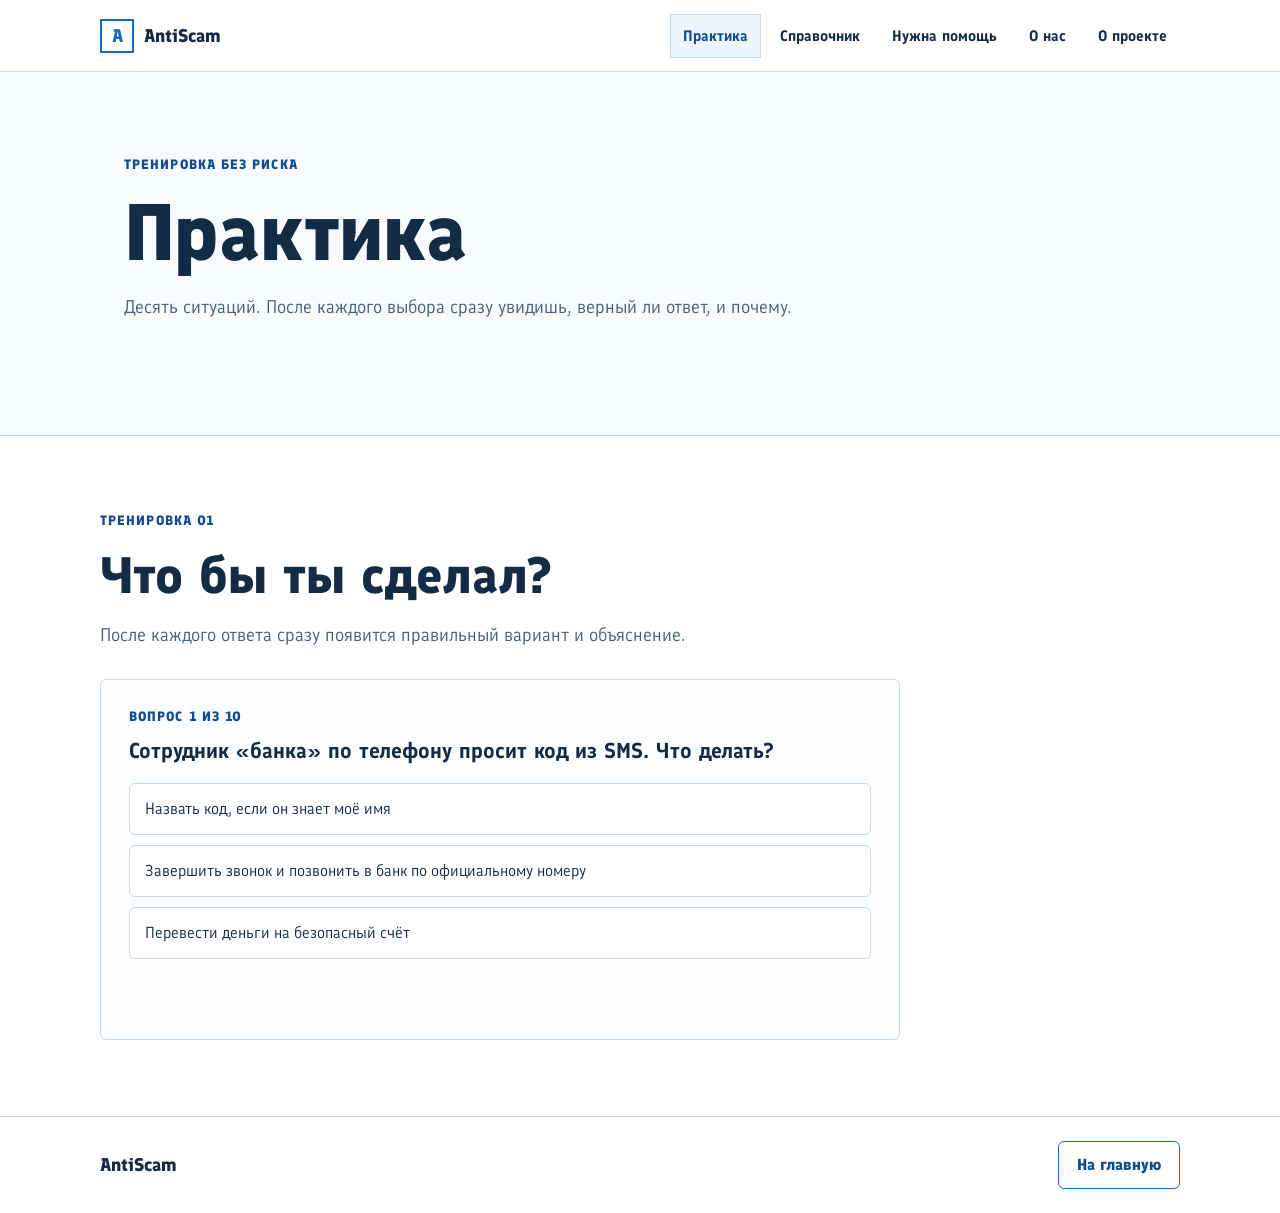
<file: practice.html>
<!DOCTYPE html>
<html lang="ru">
<head>
    <meta charset="UTF-8">
    <meta name="viewport" content="width=device-width, initial-scale=1.0">
    <meta name="theme-color" content="#ffffff">
    <title>Практика — AntiScam</title>
    <link rel="stylesheet" href="style.css">
    <link rel="shortcut icon" href="images/favicon.svg" type="image/x-icon">
</head>
<body class="home-page">
    <header class="site-header">
        <a class="brand" href="index.html#intro" aria-label="AntiScam — на главную">
            <span class="brand-mark" aria-hidden="true">A</span>
            <span>AntiScam</span>
        </a>
        <nav class="site-nav" aria-label="Основная навигация">
            <a href="practice.html" aria-current="page">Практика</a>
            <a href="handbook.html">Справочник</a>
            <a href="help.html">Нужна помощь</a>
            <a href="about.html">О нас</a>
            <a href="project.html">О проекте</a>
        </nav>
    </header>

    <main class="page-content">
        <section class="page-section intro-section tool-intro" aria-labelledby="practice-title">
            <p class="section-index">Тренировка без риска</p>
            <h1 id="practice-title">Практика</h1>
            <p class="section-lead">Десять ситуаций. После каждого выбора сразу увидишь, верный ли ответ, и почему.</p>
        </section>

        <section class="page-section quick-check-section" id="quick-check" aria-labelledby="quick-check-title">
            <p class="section-index">Тренировка 01</p>
            <h2 id="quick-check-title">Что бы ты сделал?</h2>
            <p class="section-intro">После каждого ответа сразу появится правильный вариант и объяснение.</p>
            <div class="quiz-panel" id="quick-quiz" data-quiz-run="practice" data-feedback-mode="immediate">
                <div class="quiz-form" id="quick-form">
                    <p class="quiz-count" id="quick-count">Вопрос 1 из 10</p>
                    <h3 class="quiz-question" id="quick-question"></h3>
                    <div class="quiz-options" id="quick-options"></div>
                    <p class="quiz-feedback" id="quick-feedback" role="status" aria-live="polite"></p>
                    <div class="quiz-controls">
                        <button class="button button-primary" id="quick-next" type="button" hidden>Дальше</button>
                        <button class="button button-quiet" id="quick-open-result" type="button" hidden>Показать результат</button>
                    </div>
                </div>
                <section class="quiz-review" id="quick-review" aria-label="Разбор ответов" hidden>
                    <h3 class="quiz-review-heading">Разбор ответов</h3>
                    <div class="review-navigation" id="review-nav" role="group" aria-label="Выбрать вопрос"></div>
                    <h3 class="review-question-title" id="review-question-title"></h3>
                    <div class="review-options" id="review-options"></div>
                    <p class="review-explanation" id="review-explanation"></p>
                    <button class="button button-quiet" id="close-review" type="button">Вернуться к результату</button>
                </section>
                <dialog class="quiz-result-dialog" id="quick-result" aria-labelledby="result-title">
                    <button class="result-close" type="button" aria-label="Закрыть результат">×</button>
                    <div class="quiz-result" id="result-card">
                        <span class="result-icon" id="result-icon" aria-hidden="true"></span>
                        <div class="result-copy">
                            <h3 id="result-title"></h3>
                            <p id="result-message"></p>
                            <p class="result-score" id="result-score"></p>
                        </div>
                        <div class="result-actions">
                            <button class="button button-primary" id="show-answers" type="button">Показать ответы</button>
                            <button class="button button-quiet" id="retry-quiz" type="button">Пройти ещё раз</button>
                        </div>
                    </div>
                </dialog>
            </div>
        </section>
    </main>

    <footer class="site-footer">
        <a class="footer-brand" href="index.html#intro">AntiScam</a>
        <a class="button button-quiet" href="index.html">На главную</a>
    </footer>
    <script src="script.js" defer></script>
</body>
</html>
</file>
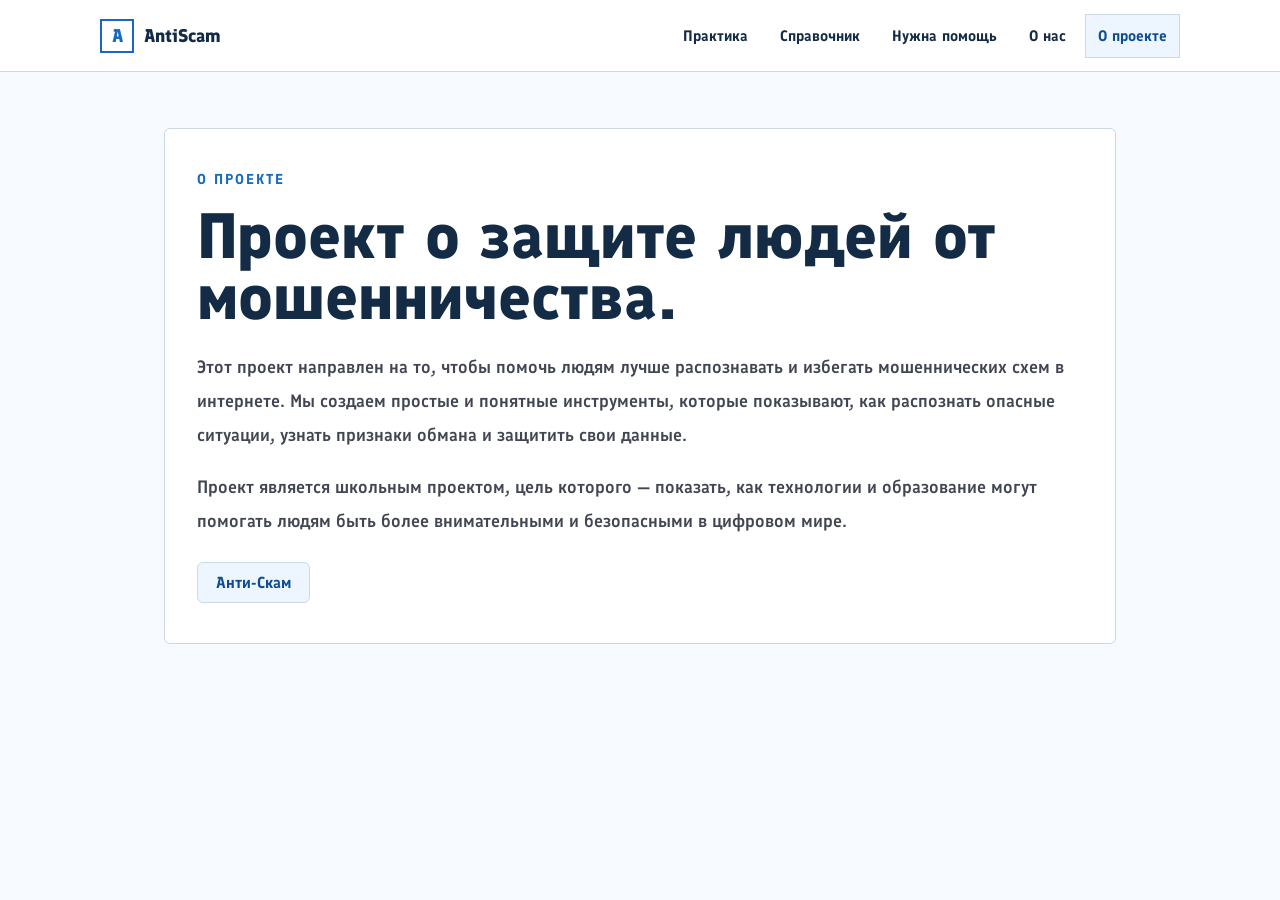
<file: project.html>
<!DOCTYPE html>
<html lang="ru">
<head>
    <meta charset="UTF-8">
    <meta name="viewport" content="width=device-width, initial-scale=1.0">
    <title>О проекте — AntiScam</title>
    <link rel="stylesheet" href="style.css">
    <link rel="shortcut icon" href="images/favicon.svg" type="image/x-icon">
    <style>
        * {
            box-sizing: border-box;
        }

        body {
            margin: 0;
            min-height: 100vh;
            font-family: "MyFont", sans-serif;
            background: #f7fbff;
            color: #111827;
        }

        .topbar {
            position: sticky;
            top: 0;
            z-index: 10;
            padding: 12px 24px;
            border-bottom: 1px solid #cbd9e6;
            background: rgba(255, 255, 255, 0.97);
        }

        .back-btn {
            display: inline-flex;
            align-items: center;
            justify-content: center;
            text-decoration: none;
            background: #ffffff;
            color: #111827;
            border: 1px solid #cbd9e6;
            border-radius: 6px;
            padding: 10px 16px;
            font-weight: 700;
        }

        .project-page {
            max-width: 1000px;
            margin: 0 auto;
            padding: 56px 24px 80px;
        }

        .project-card {
            background: #ffffff;
            border: 1px solid #cbd9e6;
            border-radius: 6px;
            padding: 40px 32px;
        }

        .project-kicker {
            display: inline-block;
            font-size: 0.9rem;
            letter-spacing: 0.14em;
            text-transform: uppercase;
            color: #1769c2;
            font-weight: 700;
            margin-bottom: 18px;
        }

        .project-title {
            font-size: clamp(2.5rem, 5vw, 5rem);
            font-weight: 800;
            letter-spacing: 0;
            line-height: 0.95;
            margin: 0 0 22px;
        }

        .project-text {
            font-size: 1.12rem;
            line-height: 1.9;
            color: rgba(17, 24, 39, 0.8);
            font-weight: 600;
            margin: 0;
        }

        .project-text + .project-text {
            margin-top: 18px;
        }

        .project-highlight {
            display: inline-block;
            margin-top: 24px;
            background: #edf6ff;
            color: #104c91;
            border: 1px solid #cbd9e6;
            border-radius: 6px;
            padding: 10px 18px;
            font-weight: 700;
        }

        @media (max-width: 600px) {
            .topbar {
                padding-inline: 16px;
            }

            .project-page {
                padding: 36px 16px 48px;
            }

            .project-card {
                padding: 24px 20px;
                border-radius: 6px;
            }

            .project-title {
                font-size: clamp(2.3rem, 11vw, 3.5rem);
                line-height: 1;
            }

            .project-text {
                font-size: 1.15rem;
                line-height: 1.75;
            }

            .project-highlight {
                max-width: 100%;
                border-radius: 3px;
                line-height: 1.5;
                font-size: 1rem;
            }
        }
    </style>
</head>
<body class="home-page">
    <header class="site-header">
        <a class="brand" href="index.html#intro" aria-label="AntiScam — на главную">
            <span class="brand-mark" aria-hidden="true">A</span>
            <span>AntiScam</span>
        </a>
        <nav class="site-nav" aria-label="Основная навигация">
            <a href="practice.html">Практика</a>
            <a href="handbook.html">Справочник</a>
            <a href="help.html">Нужна помощь</a>
            <a href="about.html">О нас</a>
            <a href="project.html" aria-current="page">О проекте</a>
        </nav>
    </header>

    <main class="project-page">
        <section class="project-card">
            <div class="project-kicker">О проекте</div>
            <h1 class="project-title">Проект о защите людей от мошенничества.</h1>

            <p class="project-text">
                Этот проект направлен на то, чтобы помочь людям лучше распознавать и избегать мошеннических схем в интернете.
                Мы создаем простые и понятные инструменты, которые показывают, как распознать опасные ситуации, узнать признаки обмана и защитить свои данные.
            </p>

            <p class="project-text">
                Проект является школьным проектом, цель которого — показать, как технологии и образование могут помогать людям быть более внимательными и безопасными в цифровом мире.
            </p>

            <div class="project-highlight">Анти-Скам</div>
        </section>
    </main>
    <script src="script.js" defer></script>
</body>
</html>
</file>
<file: style.css>
* {
    margin: 0;
    padding: 0;
    box-sizing: border-box;
}

body {
    font-family: "MyFont", sans-serif;
    background: linear-gradient(180deg, #cfe6ff 0%, #ddefff 100%);
    color: #111827;
}

.header {
    padding: 30px 20px 10px;
}

.header-container {
    max-width: 1200px;
    margin-inline: auto;
}

.header-nav {
    display: flex;
    justify-content: center;
    align-items: center;
}

.header-nav-list {
    display: flex;
    justify-content: center;
    align-items: center;
    list-style: none;
    gap: 24px;
    flex-wrap: wrap;
    font-weight: 700;
}

.header-nav-list a {
    text-decoration: none;
    color: #111;
    padding: 10px 18px;
    border-radius: 999px;
    background: rgba(255, 255, 255, 0.72);
    border: 1px solid rgba(17, 24, 39, 0.08);
    box-shadow: 0 10px 25px rgba(17, 24, 39, 0.06);
}

.hero {
    max-width: 1200px;
    margin: 40px auto 0;
    padding: 40px 20px 80px;
    display: grid;
    grid-template-columns: 1.05fr 1fr;
    gap: 48px;
    align-items: center;
}

.hero-content {
    display: flex;
    flex-direction: column;
    justify-content: center;
}

.hero-kicker {
    font-size: 1rem;
    letter-spacing: 0.14em;
    text-transform: uppercase;
    color: #5b5bd6;
    margin-bottom: 18px;
    font-weight: 700;
}

.hero h1 {
    font-size: clamp(3.2rem, 6vw, 7rem);
    line-height: 0.95;
    letter-spacing: -0.06em;
    font-weight: 800;
    max-width: 620px;
    margin-bottom: 22px;
}

.hero-text {
    font-size: 1.15rem;
    line-height: 1.8;
    color: rgba(17, 24, 39, 0.76);
    max-width: 520px;
    font-weight: 600;
}

.hero-visual {
    display: flex;
    justify-content: center;
    align-items: center;
}

.hero-visual img {
    width: min(100%, 560px);
    height: 400px;
    object-fit: cover;
    border-radius: 32px;
    box-shadow: 0 32px 80px rgba(35, 38, 86, 0.18);
}

.scam-definition {
    max-width: 1200px;
    margin: 0 auto 80px;
    padding: 0 20px;
    display: flex;
    flex-direction: column;
    gap: 18px;
}

.scam-definition-inner {
    background: rgba(255, 255, 255, 0.5);
    border: 1px solid rgba(17, 24, 39, 0.08);
    border-radius: 18px;
    padding: 20px 28px;
    box-shadow: 0 12px 30px rgba(17, 24, 39, 0.05);
}

.definition-block {
    display: flex;
    flex-direction: column;
    gap: 10px;
}

.term-row {
    display: flex;
    align-items: baseline;
    gap: 10px;
    flex-wrap: wrap;
}

.scam-definition .word,
.scam-definition .translation {
    font-size: clamp(1.4rem, 2vw, 2.2rem);
    font-weight: 800;
    color: #111827;
    line-height: 1;
}

.scam-definition .divider {
    font-size: 1.4rem;
    font-weight: 700;
    color: #5b5bd6;
    line-height: 1;
}

.scam-definition .meaning {
    font-size: 1.05rem;
    line-height: 1.6;
    color: rgba(17, 24, 39, 0.78);
    font-weight: 600;
    text-align: left;
}

.learn-more {
    align-self: flex-end;
    display: inline-block;
    text-decoration: none;
    color: #ffffff;
    background: #2d2d8f;
    border-radius: 999px;
    padding: 8px 14px;
    font-size: 0.78rem;
    font-weight: 700;
    letter-spacing: 0.02em;
    transition: transform 0.2s ease, opacity 0.2s ease;
}

.learn-more:hover {
    transform: translateY(-1px);
    opacity: 0.80;
}

.safety-carousel {
    max-width: 1000px;
    margin: 0 auto 88px;
    padding: 0 20px;
}

.safety-heading {
    margin-bottom: 24px;
}

.safety-kicker {
    margin-bottom: 8px;
    color: #2d2d8f;
    font-size: 0.9rem;
    font-weight: 700;
    letter-spacing: 0.1em;
    text-transform: uppercase;
}

.safety-heading h2 {
    max-width: 700px;
    font-size: clamp(2rem, 4vw, 3.5rem);
    line-height: 1.05;
    font-weight: 800;
}

.carousel {
    display: grid;
    grid-template-columns: 52px minmax(0, 1fr) 52px;
    gap: 16px;
    align-items: center;
}

.carousel-viewport {
    min-width: 0;
    border-radius: 20px;
    outline-offset: 4px;
    touch-action: pan-y;
}

.carousel-card {
    min-height: 290px;
    padding: 32px 36px;
    border: 1px solid rgba(17, 24, 39, 0.08);
    border-radius: 20px;
    background: rgba(255, 255, 255, 0.82);
    box-shadow: 0 18px 40px rgba(17, 24, 39, 0.08);
}

.carousel-card[hidden] {
    display: none;
}

.card-category {
    margin-bottom: 18px;
    color: #2d2d8f;
    font-size: 0.9rem;
    font-weight: 800;
    letter-spacing: 0.1em;
    text-transform: uppercase;
}

.carousel-card h3 {
    max-width: 680px;
    margin-bottom: 14px;
    font-size: clamp(1.8rem, 3vw, 2.6rem);
    line-height: 1.1;
    font-weight: 800;
}

.card-copy,
.card-action {
    max-width: 700px;
    font-size: 1.1rem;
    line-height: 1.65;
    color: rgba(17, 24, 39, 0.82);
}

.card-action {
    margin-top: 14px;
}

.card-action strong {
    color: #111827;
}

.carousel-arrow {
    display: grid;
    place-items: center;
    width: 52px;
    aspect-ratio: 1;
    border: 1px solid rgba(17, 24, 39, 0.12);
    border-radius: 50%;
    background: rgba(255, 255, 255, 0.8);
    color: #172554;
    cursor: pointer;
    box-shadow: 0 8px 20px rgba(17, 24, 39, 0.08);
    transition: background-color 0.2s ease, transform 0.2s ease;
}

.carousel-arrow span {
    font-family: Arial, sans-serif;
    font-size: 1.7rem;
    line-height: 1;
}

.carousel-arrow:hover {
    transform: translateY(-2px);
    background: #ffffff;
}

.carousel-arrow:focus-visible,
.carousel-dot:focus-visible,
.carousel-viewport:focus-visible {
    outline: 3px solid #2d2d8f;
}

.carousel-footer {
    display: flex;
    flex-direction: column;
    align-items: center;
    gap: 8px;
    margin-top: 18px;
}

.carousel-dots {
    display: flex;
    align-items: center;
    justify-content: center;
    gap: 12px;
}

.carousel-dot {
    width: 12px;
    height: 12px;
    padding: 0;
    border: 0;
    border-radius: 999px;
    background: rgba(45, 45, 143, 0.32);
    cursor: pointer;
    transition: width 0.2s ease, background-color 0.2s ease;
}

.carousel-dot.is-active {
    width: 28px;
    background: #2d2d8f;
}

.carousel-status {
    color: rgba(17, 24, 39, 0.7);
    font-size: 0.9rem;
}

.visually-hidden {
    position: absolute;
    width: 1px;
    height: 1px;
    padding: 0;
    margin: -1px;
    overflow: hidden;
    clip: rect(0, 0, 0, 0);
    white-space: nowrap;
    border: 0;
}

@media (max-width: 760px) {
    .header {
        padding: 20px 16px 0;
    }

    .header-nav-list {
        gap: 10px;
    }

    .header-nav-list a {
        display: inline-block;
        padding: 11px 13px;
        font-size: 1rem;
    }

    .hero {
        grid-template-columns: 1fr;
        gap: 28px;
        margin-top: 20px;
        padding: 32px 20px 48px;
    }

    .hero-kicker {
        font-size: 0.95rem;
        line-height: 1.5;
        letter-spacing: 0.1em;
        margin-bottom: 14px;
    }

    .hero h1 {
        font-size: clamp(2.8rem, 12vw, 4.5rem);
        line-height: 0.98;
        margin-bottom: 18px;
    }

    .hero-text {
        font-size: 1.2rem;
        line-height: 1.7;
    }

    .hero-visual img {
        width: 100%;
        height: clamp(220px, 68vw, 360px);
        border-radius: 22px;
    }

    .scam-definition {
        gap: 12px;
        margin-bottom: 48px;
        padding-inline: 16px;
    }

    .scam-definition-inner {
        padding: 18px;
        border-radius: 14px;
    }

    .scam-definition .word,
    .scam-definition .translation {
        font-size: clamp(1.45rem, 6.5vw, 1.9rem);
    }

    .scam-definition .meaning {
        font-size: 1.12rem;
        line-height: 1.65;
    }

    .learn-more {
        min-height: 44px;
        padding: 11px 15px;
        font-size: 0.95rem;
    }

    .safety-carousel {
        margin-bottom: 56px;
        padding-inline: 16px;
    }

    .safety-heading {
        margin-bottom: 18px;
    }

    .safety-kicker {
        font-size: 0.85rem;
        line-height: 1.5;
    }

    .safety-heading h2 {
        font-size: clamp(2rem, 9vw, 2.8rem);
        line-height: 1.08;
    }

    .carousel {
        grid-template-columns: 40px minmax(0, 1fr) 40px;
        gap: 8px;
    }

    .carousel-arrow {
        width: 40px;
    }

    .carousel-arrow span {
        font-size: 1.4rem;
    }

    .carousel-card {
        min-height: 330px;
        padding: 24px 20px;
        border-radius: 16px;
    }

    .card-category {
        margin-bottom: 14px;
        font-size: 0.85rem;
    }

    .carousel-card h3 {
        font-size: clamp(1.55rem, 7vw, 2rem);
        line-height: 1.15;
    }

    .card-copy,
    .card-action {
        font-size: 1.15rem;
        line-height: 1.6;
    }

    .carousel-dots {
        gap: 14px;
        min-height: 32px;
    }

    .carousel-dot {
        width: 14px;
        height: 14px;
    }

    .carousel-dot.is-active {
        width: 30px;
    }

    .carousel-status {
        font-size: 0.95rem;
    }
}

@media (max-width: 380px) {
    .header-nav-list {
        gap: 8px;
    }

    .header-nav-list a {
        padding: 10px 11px;
        font-size: 0.95rem;
    }

    .term-row {
        gap: 7px;
    }

    .carousel {
        grid-template-columns: 34px minmax(0, 1fr) 34px;
        gap: 6px;
    }

    .carousel-arrow {
        width: 34px;
    }

    .carousel-card {
        padding: 22px 16px;
    }
}

@font-face {
    font-family: "MyFont";
    src: url("fonts/FinlandicaHeadline-VariableFont_wght.ttf") format("truetype");
}

:root {
    color-scheme: light;
    --ink: #132b45;
    --muted: #456078;
    --blue: #1769c2;
    --blue-dark: #104c91;
    --blue-pale: #edf6ff;
    --line: #cbd9e6;
    --white: #ffffff;
    --page-width: 1080px;
}

html {
    scroll-behavior: smooth;
    scroll-padding-top: 88px;
}

.home-page {
    min-width: 320px;
    background: #f7fbff;
    color: var(--ink);
    font-family: "MyFont", Arial, sans-serif;
}

.home-page [hidden] {
    display: none !important;
}

.site-header {
    position: sticky;
    top: 0;
    z-index: 20;
    display: flex;
    align-items: center;
    justify-content: space-between;
    gap: 24px;
    min-height: 72px;
    padding: 10px max(24px, calc((100vw - var(--page-width)) / 2));
    border-bottom: 1px solid var(--line);
    background: rgba(255, 255, 255, 0.97);
}

.brand,
.footer-brand {
    display: inline-flex;
    align-items: center;
    gap: 10px;
    color: var(--ink);
    font-size: 1.15rem;
    font-weight: 800;
    text-decoration: none;
    white-space: nowrap;
}

.brand-mark,
.intro-mark {
    display: grid;
    place-items: center;
    width: 34px;
    aspect-ratio: 1;
    border: 2px solid var(--blue);
    color: var(--blue);
    font-weight: 800;
}

.site-nav {
    display: flex;
    align-items: center;
    gap: 6px;
    overflow-x: auto;
    scrollbar-width: thin;
}

.site-nav a {
    display: inline-flex;
    align-items: center;
    min-height: 44px;
    padding: 8px 12px;
    border: 1px solid transparent;
    color: var(--ink);
    font-size: 0.95rem;
    font-weight: 700;
    text-decoration: none;
    white-space: nowrap;
    transition: color 180ms ease, background-color 180ms ease, border-color 180ms ease;
}

.site-nav a:hover,
.site-nav a:focus-visible {
    border-color: var(--line);
    background: var(--blue-pale);
    outline: none;
}

.site-nav a[aria-current="page"] {
    border-color: var(--line);
    background: var(--blue-pale);
    color: var(--blue-dark);
}

.page-content {
    overflow: clip;
}

.page-section {
    max-width: var(--page-width);
    margin-inline: auto;
    padding: 76px 24px;
    scroll-margin-top: 82px;
}

.reveal-ready {
    opacity: 0;
    transform: translateY(14px);
    transition: opacity 460ms ease, transform 460ms cubic-bezier(0.2, 0.7, 0.2, 1);
}

.reveal-ready.is-visible {
    opacity: 1;
    transform: translateY(0);
}

.section-index {
    margin-bottom: 20px;
    color: var(--blue-dark);
    font-size: 0.85rem;
    font-weight: 800;
    letter-spacing: 0.08em;
    text-transform: uppercase;
}

.page-section h2 {
    max-width: 800px;
    margin-bottom: 16px;
    font-size: clamp(2rem, 4vw, 3.25rem);
    line-height: 1.08;
    font-weight: 800;
}

.section-intro,
.section-lead {
    max-width: 720px;
    color: var(--muted);
    font-size: 1.15rem;
    line-height: 1.7;
}

.intro-section {
    display: flex;
    min-height: min(660px, calc(100svh - 72px));
    flex-direction: column;
    align-items: flex-start;
    justify-content: center;
    padding-block: 84px;
}

.intro-brand {
    display: flex;
    align-items: center;
    gap: 14px;
    margin-bottom: 28px;
    color: var(--blue-dark);
    font-size: 1.35rem;
    font-weight: 800;
}

.intro-mark {
    width: 54px;
    font-size: 1.5rem;
}

.intro-section h1 {
    max-width: 820px;
    margin-bottom: 22px;
    font-size: clamp(3rem, 8vw, 6.3rem);
    line-height: 0.98;
    font-weight: 800;
}

.intro-section .section-lead {
    margin-bottom: 28px;
}

.button {
    display: inline-flex;
    align-items: center;
    justify-content: center;
    gap: 12px;
    min-height: 48px;
    padding: 12px 18px;
    border: 1px solid var(--blue);
    border-radius: 6px;
    font: inherit;
    font-weight: 800;
    text-align: center;
    text-decoration: none;
    cursor: pointer;
    transition: color 180ms ease, background-color 180ms ease, border-color 180ms ease, transform 180ms ease;
}

.button-primary {
    background: var(--blue);
    color: var(--white);
}

.button-primary:hover,
.button-primary:focus-visible {
    border-color: var(--blue-dark);
    background: var(--blue-dark);
}

.button-quiet {
    background: var(--white);
    color: var(--blue-dark);
}

.quick-check-section,
.schemes-section,
.psychology-section {
    border-top: 1px solid var(--line);
}

.quick-check-section {
    max-width: none;
    padding-inline: max(24px, calc((100vw - var(--page-width)) / 2));
    background: var(--white);
}

.quiz-panel {
    max-width: 800px;
    margin-top: 28px;
    padding: 28px;
    border: 1px solid var(--line);
    border-radius: 6px;
    background: #fbfdff;
}

.quiz-count,
.scenario-label {
    margin-bottom: 12px;
    color: var(--blue-dark);
    font-size: 0.85rem;
    font-weight: 800;
    letter-spacing: 0.08em;
    text-transform: uppercase;
}

.quiz-question {
    margin-bottom: 18px;
    font-size: 1.35rem;
    line-height: 1.35;
}

.quiz-options,
.rehearsal-options {
    display: grid;
    gap: 10px;
}

.choice-button {
    width: 100%;
    min-height: 52px;
    padding: 13px 15px;
    border: 1px solid var(--line);
    border-radius: 6px;
    background: var(--white);
    color: var(--ink);
    font: inherit;
    line-height: 1.5;
    text-align: left;
    cursor: pointer;
    transition: border-color 180ms ease, background-color 180ms ease;
}

.choice-button:hover:not(:disabled),
.choice-button:focus-visible {
    border-color: var(--blue);
    background: var(--blue-pale);
    outline: none;
}

.choice-button.is-selected {
    border-color: var(--blue);
    background: #e6f2ff;
}

.choice-button.is-correct {
    border-color: #1c7d57;
    background: #effaf5;
}

.choice-button.is-wrong {
    border-color: #ba5b35;
    background: #fff5f0;
}

.choice-button:disabled {
    cursor: default;
}

.quiz-feedback,
.spot-feedback,
.rehearsal-feedback {
    min-height: 1.6em;
    margin-top: 16px;
    color: var(--blue-dark);
    font-weight: 700;
    line-height: 1.5;
}

.quiz-controls {
    display: flex;
    align-items: center;
    justify-content: space-between;
    gap: 16px;
    margin-top: 10px;
}

.quiz-score {
    color: var(--muted);
    font-size: 0.95rem;
    font-weight: 700;
}

.quiz-result {
    display: grid;
    grid-template-columns: 68px minmax(0, 1fr);
    gap: 18px;
    margin-top: 24px;
    padding: 22px;
    border: 1px solid var(--line);
    border-left: 6px solid;
    background: var(--white);
    animation: result-enter 360ms ease both;
}

.quiz-result.is-failed {
    border-left-color: #c43d45;
    background: #fff7f6;
}

.quiz-result.is-passed {
    border-left-color: #188452;
    background: #f4fbf7;
}

.result-icon {
    display: grid;
    width: 64px;
    height: 64px;
    place-items: center;
    border: 1px solid currentColor;
    border-radius: 12px;
    font-size: 2rem;
}

.is-failed .result-icon {
    color: #b4232d;
    background: #fde7e5;
}

.is-passed .result-icon {
    color: #147447;
    background: #e1f4e9;
}

.result-copy h3 {
    margin-bottom: 8px;
    font-size: 1.35rem;
    line-height: 1.3;
}

.result-copy p {
    color: var(--muted);
    line-height: 1.6;
}

.result-score {
    margin-top: 8px;
    color: var(--ink) !important;
    font-weight: 800;
}

.result-actions {
    display: flex;
    grid-column: 2;
    flex-wrap: wrap;
    gap: 10px;
}
.quiz-result-dialog {
    position: relative;
    width: min(540px, calc(100% - 24px));
    margin: auto;
    padding: 16px;
    overflow: visible;
    border: 1px solid var(--line);
    border-radius: 8px;
    background: var(--white);
    color: var(--ink);
    box-shadow: 0 24px 80px rgba(19, 43, 69, 0.26);
}

html.quiz-modal-open,
body.quiz-modal-open {
    overflow: hidden;
    overscroll-behavior: none;
}
.quiz-result-dialog::backdrop {
    background: rgba(15, 35, 55, 0.62);
    animation: backdrop-enter 180ms ease both;
}
.result-close {
    position: absolute;
    top: 8px;
    right: 8px;
    z-index: 1;
    width: 44px;
    height: 44px;
    border: 1px solid var(--line);
    border-radius: 6px;
    background: var(--white);
    color: var(--ink);
    font: inherit;
    font-size: 1.5rem;
    cursor: pointer;
}
.result-close:hover,
.result-close:focus-visible {
    background: var(--blue-pale);
}
.quiz-result-dialog .quiz-result {
    margin: 34px 0 0;
    padding: 16px;
    border-radius: 6px;
}

.quiz-review {
    margin-top: 24px;
    padding-top: 20px;
    border-top: 1px solid var(--line);
    animation: unfold 260ms ease both;
}

.quiz-review > h3 {
    margin-bottom: 16px;
    font-size: 1.35rem;
}

.quiz-review-heading {
    margin-bottom: 14px;
    font-size: 1.25rem;
}

.review-navigation {
    display: flex;
    flex-wrap: wrap;
    gap: 8px;
    margin-bottom: 18px;
}

.review-nav-button {
    position: relative;
    display: grid;
    flex: 0 0 44px;
    width: 44px;
    height: 44px;
    place-items: center;
    border: 1px solid var(--line);
    border-radius: 6px;
    background: var(--white);
    color: var(--ink);
    font: inherit;
    font-weight: 800;
    cursor: pointer;
    transition: transform 160ms ease, background-color 160ms ease, border-color 160ms ease;
}

.review-nav-button[aria-current="true"] {
    border-color: var(--blue-dark);
    background: var(--blue);
    color: var(--white);
    outline: 2px solid var(--blue);
    outline-offset: 1px;
}

.review-nav-button.is-correct::after,
.review-nav-button.is-wrong::after {
    position: absolute;
    right: 3px;
    bottom: 3px;
    width: 6px;
    height: 6px;
    border: 1px solid var(--white);
    border-radius: 50%;
    content: "";
}

.review-nav-button.is-correct::after {
    background: #188452;
}

.review-nav-button.is-wrong::after {
    background: #c43d45;
}

.review-nav-button:hover {
    transform: translateY(-2px);
}

.review-question-title {
    margin-bottom: 16px;
    font-size: 1.3rem;
    line-height: 1.4;
}

.review-options {
    display: grid;
    gap: 10px;
}

.review-option {
    display: flex;
    align-items: flex-start;
    justify-content: space-between;
    gap: 14px;
    padding: 13px 15px;
    border: 1px solid;
    border-radius: 6px;
    line-height: 1.5;
}

.review-option.is-correct {
    border-color: #188452;
    background: #e7f6ec;
    color: #12663f;
}

.review-option.is-wrong {
    border-color: #c43d45;
    background: #fff0ef;
    color: #a72c35;
}

.review-option strong {
    flex: 0 0 auto;
    font-size: 0.82rem;
    white-space: nowrap;
}

.review-explanation {
    margin: 18px 0;
    padding: 14px 16px;
    border-left: 4px solid var(--blue);
    border-radius: 0 6px 6px 0;
    background: var(--blue-pale);
    color: var(--muted);
    line-height: 1.6;
}

.rule-section {
    max-width: none;
    padding-inline: max(24px, calc((100vw - var(--page-width)) / 2));
    background: #e6f2ff;
}

.rule-eyebrow {
    margin-bottom: 8px;
    color: var(--blue-dark);
    font-size: 1.15rem;
    font-weight: 800;
}

.rule-section h2 {
    margin-bottom: 12px;
    color: #0c4078;
    font-size: clamp(3.5rem, 11vw, 8rem);
}

.rule-section > p:last-child {
    max-width: 760px;
    color: #284963;
    font-size: 1.2rem;
    line-height: 1.7;
}

.scheme-grid {
    display: grid;
    grid-template-columns: repeat(3, minmax(0, 1fr));
    gap: 16px;
    margin-top: 28px;
}

.schemes-section .scheme-grid {
    grid-template-columns: minmax(0, 1fr);
    gap: 12px;
}

.scheme-card {
    display: flex;
    min-height: 0;
    flex-direction: column;
    align-items: flex-start;
    padding: 22px;
    border: 1px solid var(--line);
    border-radius: 6px;
    background: var(--white);
    transition: border-color 180ms ease, background-color 180ms ease;
}

.scheme-number {
    margin-bottom: 8px;
    color: var(--blue);
    font-size: 0.9rem;
    font-weight: 800;
}

.scheme-card h3 {
    margin-bottom: 8px;
    font-size: 1.4rem;
}

.scheme-card > p:not(.scheme-number) {
    margin-bottom: 12px;
    color: var(--muted);
    line-height: 1.6;
}

.text-button {
    display: inline-flex;
    align-items: center;
    gap: 8px;
    min-height: 44px;
    margin-top: auto;
    padding: 8px 0;
    border: 0;
    background: transparent;
    color: var(--blue-dark);
    font: inherit;
    font-weight: 800;
    cursor: pointer;
}

.scheme-details {
    width: 100%;
    margin-top: auto;
    interpolate-size: allow-keywords;
}

.scheme-details::details-content {
    height: 0;
    overflow: clip;
    transition: height 280ms ease, content-visibility 280ms allow-discrete;
}

.scheme-details[open]::details-content {
    height: auto;
}

.scheme-details summary {
    list-style: none;
}

.scheme-details summary::-webkit-details-marker {
    display: none;
}

.scheme-details .text-button span {
    display: inline-block;
    transition: transform 180ms ease;
}

.scheme-details[open] .text-button span {
    transform: rotate(45deg);
}

.details-body {
    padding: 8px 0 2px;
    color: var(--muted);
    line-height: 1.6;
    animation: unfold 220ms ease both;
}

.text-updated {
    animation: text-refresh 300ms ease both;
}

@keyframes result-enter {
    from {
        opacity: 0;
        transform: translateY(10px);
    }
    to {
        opacity: 1;
        transform: translateY(0);
    }
}

.quiz-option-entering {
    animation: option-enter 320ms ease both;
}

.details-body p + p {
    margin-top: 10px;
}

.details-body strong {
    color: var(--ink);
}

.text-button:hover,
.text-button:focus-visible {
    text-decoration: underline;
    outline-color: var(--blue);
}

.spot-section {
    max-width: none;
    padding-inline: max(24px, calc((100vw - var(--page-width)) / 2));
    border-top: 1px solid var(--line);
    background: var(--white);
}

.message-example {
    max-width: 760px;
    margin-top: 26px;
    padding: 20px;
    border: 1px solid #8da6ba;
    border-radius: 6px;
    background: #f4f8fc;
}

.message-topline {
    display: flex;
    justify-content: space-between;
    gap: 12px;
    margin: -20px -20px 20px;
    padding: 12px 16px;
    border-bottom: 1px solid #8da6ba;
    background: #e7eef5;
    color: #364f64;
    font-size: 0.75rem;
    font-weight: 800;
    letter-spacing: 0.06em;
}

.message-sender,
.message-body {
    margin-bottom: 14px;
    color: var(--ink);
    font-size: 1.05rem;
    line-height: 1.7;
}

.message-body:last-child {
    margin-bottom: 0;
}

.message-clue {
    display: inline;
    padding: 0 2px;
    border: 0;
    border-bottom: 2px dotted var(--blue);
    background: transparent;
    color: #104c91;
    font: inherit;
    font-weight: 800;
    text-align: left;
    cursor: pointer;
    transition: background-color 180ms ease, border-color 180ms ease;
}

.message-clue[aria-pressed="true"] {
    background: #d7eaff;
    border-bottom-style: solid;
}

.spot-controls {
    display: flex;
    flex-wrap: wrap;
    gap: 10px;
    margin-top: 18px;
}

.psychology-section {
    max-width: none;
    padding-inline: max(24px, calc((100vw - var(--page-width)) / 2));
    background: #edf6ff;
}

.psychology-list {
    display: grid;
    grid-template-columns: repeat(2, minmax(0, 1fr));
    gap: 0 28px;
    margin-top: 26px;
}

.psychology-item {
    display: grid;
    grid-template-columns: minmax(150px, 0.7fr) 1.3fr;
    gap: 16px;
    align-items: start;
    padding: 18px 0;
    border-top: 1px solid #b8cfe2;
}

.psychology-tag {
    color: var(--blue-dark);
    font-weight: 800;
}

.psychology-item p {
    color: #284963;
    line-height: 1.6;
}

.rehearsal-section {
    border-top: 1px solid var(--line);
}

.rehearsal-panel {
    max-width: 800px;
    margin-top: 24px;
    padding: 28px;
    border: 1px solid var(--line);
    border-radius: 6px;
    background: var(--white);
}

.tool-intro {
    min-height: 360px;
}

.tool-intro h1 {
    max-width: 820px;
    margin-bottom: 20px;
    font-size: clamp(3rem, 8vw, 5rem);
    line-height: 1;
}

.help-section {
    max-width: var(--page-width);
}

.help-grid {
    display: grid;
    grid-template-columns: repeat(2, minmax(0, 1fr));
    gap: 14px;
}

.help-card {
    padding: 22px;
    border: 1px solid var(--line);
    border-radius: 6px;
    background: var(--white);
}

.help-card h2 {
    margin-bottom: 10px;
    font-size: 1.4rem;
}

.help-card > p:last-child {
    color: var(--muted);
    line-height: 1.65;
}

.help-note {
    margin-top: 20px;
    padding: 16px;
    border-left: 4px solid var(--blue);
    background: var(--blue-pale);
    line-height: 1.6;
}

.scenario-text {
    margin-bottom: 18px;
    font-size: 1.3rem;
    font-weight: 700;
    line-height: 1.55;
}

.scenario-question {
    margin-bottom: 12px;
    color: var(--blue-dark);
    font-weight: 800;
}

.site-footer {
    display: flex;
    align-items: center;
    justify-content: space-between;
    flex-wrap: wrap;
    gap: 20px;
    padding: 24px max(24px, calc((100vw - var(--page-width)) / 2));
    border-top: 1px solid var(--line);
    background: var(--white);
}

.site-footer p {
    color: var(--muted);
}

.footer-nav {
    display: flex;
    flex-wrap: wrap;
    gap: 8px;
    width: 100%;
    padding-top: 14px;
    border-top: 1px solid var(--line);
}

.footer-nav a {
    display: inline-flex;
    align-items: center;
    min-height: 40px;
    padding: 7px 10px;
    border: 1px solid var(--line);
    border-radius: 5px;
    color: var(--blue-dark);
    font-weight: 700;
    text-decoration: none;
    transition: background-color 180ms ease, border-color 180ms ease;
}

.footer-nav a:hover,
.footer-nav a:focus-visible {
    border-color: var(--blue);
    background: var(--blue-pale);
}

@keyframes unfold {
    from {
        opacity: 0;
        transform: translateY(-5px);
    }
    to {
        opacity: 1;
        transform: translateY(0);
    }
}

@keyframes text-refresh {
    from {
        opacity: 0.25;
        transform: translateY(4px);
    }
    to {
        opacity: 1;
        transform: translateY(0);
    }
}

@keyframes option-enter {
    from {
        opacity: 0;
        transform: translateY(6px);
    }
    to {
        opacity: 1;
        transform: translateY(0);
    }
}

@media (prefers-reduced-motion: no-preference) {
    .button-primary:hover {
        transform: translateY(-1px);
    }
}

@media (prefers-reduced-motion: reduce) {
    *,
    *::before,
    *::after {
        animation-duration: 0.01ms !important;
        animation-iteration-count: 1 !important;
        scroll-behavior: auto !important;
        transition-duration: 0.01ms !important;
    }
}

@media (max-width: 760px) {
    html {
        scroll-padding-top: 126px;
    }

    .site-header {
        align-items: flex-start;
        flex-direction: column;
        gap: 6px;
        padding: 8px 16px 0;
    }

    .brand {
        min-height: 40px;
    }

    .brand-mark {
        width: 30px;
    }

    .site-nav {
        width: 100%;
        flex-wrap: wrap;
        gap: 2px 4px;
        overflow: visible;
        padding-bottom: 8px;
    }

    .site-nav a {
        min-height: 40px;
        padding: 6px 9px;
        font-size: 0.88rem;
    }

    .page-section {
        padding: 54px 18px;
        scroll-margin-top: 124px;
    }

    .section-index {
        margin-bottom: 16px;
        font-size: 0.8rem;
    }

    .page-section h2 {
        font-size: clamp(1.9rem, 9vw, 2.7rem);
    }

    .section-intro,
    .section-lead {
        font-size: 1.08rem;
        line-height: 1.65;
    }

    .intro-section {
        min-height: min(620px, calc(100svh - 112px));
        padding-block: 58px;
    }

    .intro-section h1 {
        font-size: clamp(2.8rem, 12vw, 4.2rem);
    }

    .quick-check-section,
    .rule-section,
    .spot-section,
    .psychology-section {
        padding-inline: 18px;
    }

    .quiz-panel,
    .rehearsal-panel {
        padding: 20px;
    }

    .quiz-result {
        grid-template-columns: 48px minmax(0, 1fr);
        gap: 12px;
        padding: 16px;
    }

    .result-icon {
        width: 46px;
        height: 46px;
        border-radius: 8px;
        font-size: 1.6rem;
    }

    .result-copy h3 {
        font-size: 1.15rem;
    }

    .result-actions {
        grid-column: 1 / -1;
    }

    .scheme-grid,
    .psychology-list,
    .help-grid {
        grid-template-columns: 1fr;
    }

    .scheme-card {
        min-height: auto;
        padding: 20px;
    }

    .scheme-number {
        margin-bottom: 12px;
    }

    .psychology-item {
        grid-template-columns: 1fr;
        gap: 6px;
    }

    .rule-section h2 {
        font-size: clamp(4rem, 18vw, 6rem);
    }

    .rule-section > p:last-child {
        font-size: 1.08rem;
    }

    .message-example {
        padding: 16px;
    }

    .message-topline {
        flex-direction: column;
        margin: -16px -16px 16px;
        padding: 10px 12px;
    }

    .message-sender,
    .message-body {
        font-size: 1rem;
    }

    .spot-controls {
        align-items: stretch;
        flex-direction: column;
    }

    .site-footer {
        align-items: flex-start;
        flex-direction: column;
        padding: 22px 18px;
    }

    .tool-intro {
        min-height: 300px;
    }

    .tool-intro h1 {
        font-size: clamp(2.8rem, 12vw, 4.2rem);
    }

    .dialog-content {
        padding: 30px 22px 22px;
    }
}

@media (prefers-reduced-motion: reduce) {
    html {
        scroll-behavior: auto;
    }
}
</file>
